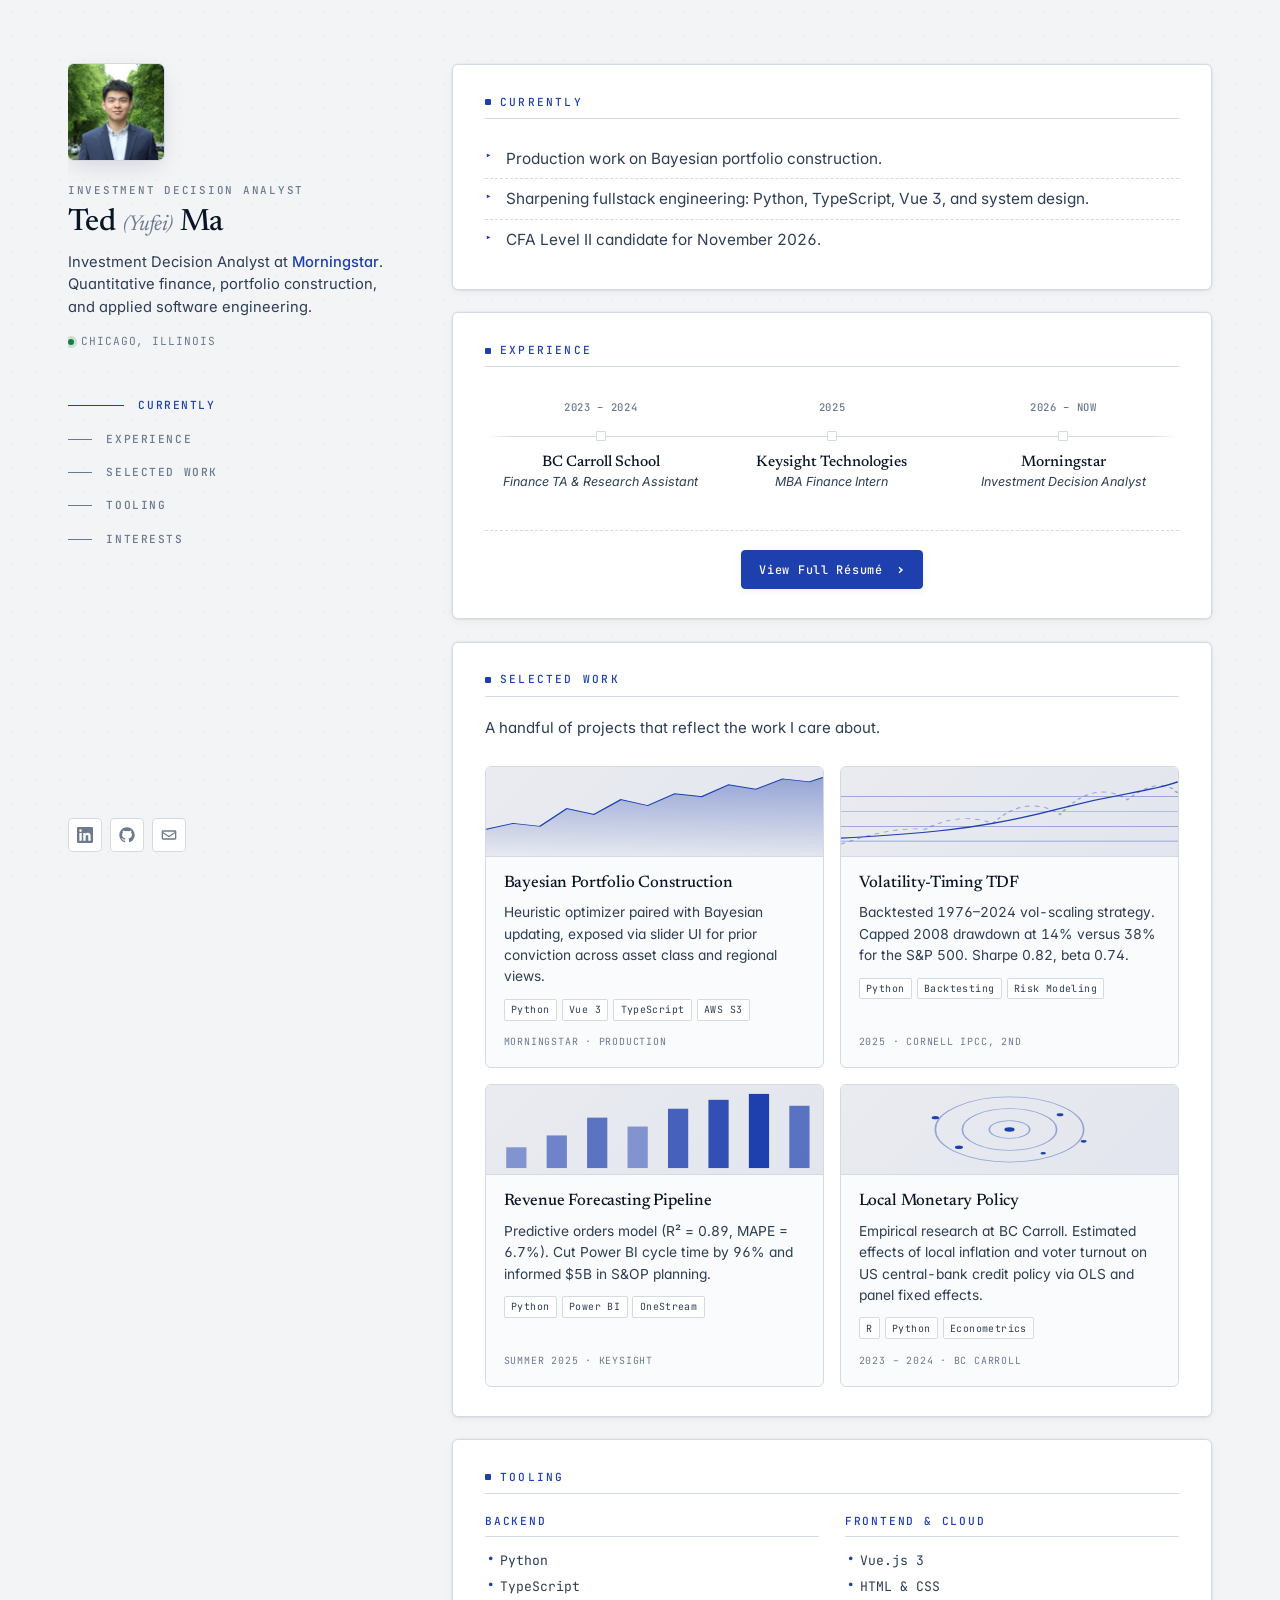
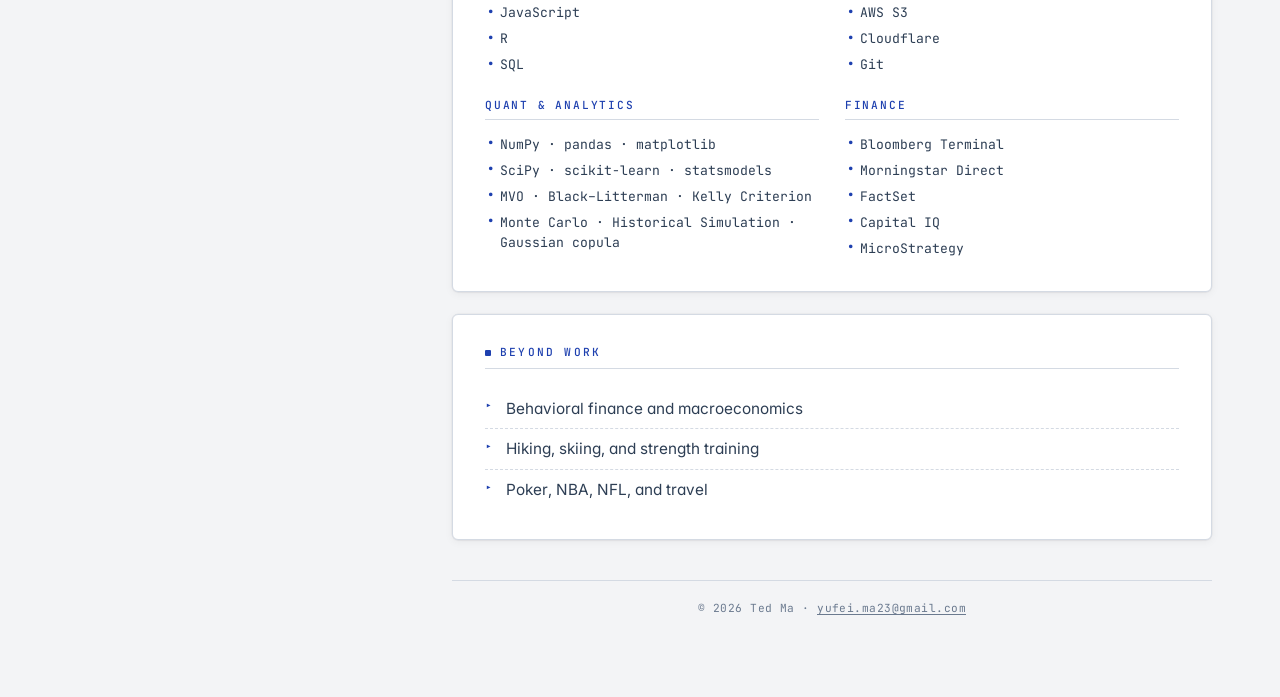
<file: index.html>
<!doctype html>
<html lang="en">
<head>
  <meta charset="utf-8">
  <meta name="viewport" content="width=device-width, initial-scale=1">
  <title>Ted (Yufei) Ma</title>

  <meta name="description" content="Ted (Yufei) Ma. Investment Decision Analyst at Morningstar. Quantitative finance, Bayesian portfolio construction, and applied software engineering.">
  <meta name="author" content="Ted Yufei Ma">
  <meta name="theme-color" content="#f3f4f6" media="(prefers-color-scheme: light)">
  <meta name="theme-color" content="#0a0e16" media="(prefers-color-scheme: dark)">

  <meta property="og:type" content="website">
  <meta property="og:title" content="Ted (Yufei) Ma">
  <meta property="og:description" content="Investment Decision Analyst at Morningstar. Quantitative finance, Bayesian portfolio construction, and applied software engineering.">
  <meta property="og:url" content="https://example.com/">
  <meta property="og:image" content="https://example.com/assets/portrait.jpeg">
  <meta name="twitter:card" content="summary">

  <link rel="icon" href="assets/favicon.svg" type="image/svg+xml">
  <link rel="canonical" href="https://example.com/">

  <link rel="preconnect" href="https://fonts.googleapis.com">
  <link rel="preconnect" href="https://fonts.gstatic.com" crossorigin>
  <link href="https://fonts.googleapis.com/css2?family=Inter:wght@400;500;600&family=Newsreader:ital,opsz,wght@0,6..72,400..600;1,6..72,400..500&family=JetBrains+Mono:wght@400;500&display=swap" rel="stylesheet">

  <link rel="stylesheet" href="style.css">

  <script>
    document.documentElement.classList.add('js');
  </script>
</head>
<body>

<div id="scroll-progress" aria-hidden="true"></div>

<div class="layout">

  <aside class="sidebar" aria-label="Profile and navigation">

    <header class="hero">
      <figure class="portrait">
        <img src="assets/portrait.jpeg" alt="Ted Ma" width="640" height="640">
      </figure>

      <p class="eyebrow">Investment Decision Analyst</p>
      <h1>Ted <span class="given">(Yufei)</span> Ma</h1>
      <p class="tagline">Investment Decision Analyst at <em>Morningstar</em>. Quantitative finance, portfolio construction, and applied software engineering.</p>
      <p class="locale">Chicago, Illinois</p>

      <nav class="sidebar-nav" aria-label="Section navigation">
        <ul>
          <li><a href="#now-h" data-target="now-h"><span class="nav-line"></span><span class="nav-label">Currently</span></a></li>
          <li><a href="#exp-h" data-target="exp-h"><span class="nav-line"></span><span class="nav-label">Experience</span></a></li>
          <li><a href="#projects-h" data-target="projects-h"><span class="nav-line"></span><span class="nav-label">Selected Work</span></a></li>
          <li><a href="#tools-h" data-target="tools-h"><span class="nav-line"></span><span class="nav-label">Tooling</span></a></li>
          <li><a href="#beyond-h" data-target="beyond-h"><span class="nav-line"></span><span class="nav-label">Interests</span></a></li>
        </ul>
      </nav>
    </header>

    <nav class="socials" aria-label="Social and contact links">
      <a class="link-icon" href="https://www.linkedin.com/in/tedmyf" aria-label="LinkedIn" rel="me">
        <svg viewBox="0 0 24 24" aria-hidden="true"><path fill="currentColor" d="M20.45 20.45h-3.55v-5.57c0-1.33-.03-3.04-1.85-3.04-1.85 0-2.13 1.45-2.13 2.94v5.67H9.36V9h3.41v1.56h.05c.48-.9 1.64-1.85 3.37-1.85 3.6 0 4.27 2.37 4.27 5.46v6.28ZM5.34 7.43a2.06 2.06 0 1 1 0-4.12 2.06 2.06 0 0 1 0 4.12ZM7.12 20.45H3.56V9h3.56v11.45ZM22.22 0H1.77C.79 0 0 .77 0 1.72v20.56C0 23.23.79 24 1.77 24h20.45c.98 0 1.78-.77 1.78-1.72V1.72C24 .77 23.2 0 22.22 0Z"/></svg>
      </a>
      <a class="link-icon" href="https://github.com/tedmyf" aria-label="GitHub" rel="me">
        <svg viewBox="0 0 24 24" aria-hidden="true"><path fill="currentColor" d="M12 .5C5.65.5.5 5.65.5 12c0 5.08 3.29 9.39 7.86 10.91.58.1.79-.25.79-.56 0-.28-.01-1.02-.02-2-3.2.7-3.88-1.54-3.88-1.54-.52-1.33-1.28-1.69-1.28-1.69-1.05-.72.08-.7.08-.7 1.16.08 1.77 1.19 1.77 1.19 1.03 1.77 2.7 1.26 3.36.96.1-.75.4-1.26.73-1.55-2.55-.29-5.24-1.28-5.24-5.69 0-1.26.45-2.28 1.18-3.09-.12-.29-.51-1.46.11-3.04 0 0 .97-.31 3.18 1.18a11 11 0 0 1 5.78 0c2.21-1.49 3.18-1.18 3.18-1.18.62 1.58.23 2.75.11 3.04.74.81 1.18 1.83 1.18 3.09 0 4.42-2.69 5.39-5.25 5.68.41.36.78 1.06.78 2.13 0 1.54-.01 2.78-.01 3.16 0 .31.21.67.8.56C20.21 21.39 23.5 17.08 23.5 12 23.5 5.65 18.35.5 12 .5z"/></svg>
      </a>
      <a class="link-icon" href="mailto:yufei.ma23@gmail.com" aria-label="Email">
        <svg viewBox="0 0 24 24" aria-hidden="true"><path fill="currentColor" d="M3 5h18a2 2 0 0 1 2 2v10a2 2 0 0 1-2 2H3a2 2 0 0 1-2-2V7a2 2 0 0 1 2-2Zm0 2v.4l9 5.85 9-5.85V7H3Zm18 2.4-8.43 5.48a1 1 0 0 1-1.14 0L3 9.4V17h18V9.4Z"/></svg>
      </a>
    </nav>

  </aside>

  <main class="content">

    <section class="block" aria-labelledby="now-h">
      <h2 id="now-h" class="kicker">Currently</h2>
      <ul class="now-list">
        <li>Production work on Bayesian portfolio construction.</li>
        <li>Sharpening fullstack engineering: Python, TypeScript, Vue 3, and system design.</li>
        <li>CFA Level II candidate for November 2026.</li>
      </ul>
    </section>

    <section class="block" aria-labelledby="exp-h">
      <h2 id="exp-h" class="kicker">Experience</h2>

      <ol class="timeline-h" role="list">

        <li class="tl-item">
          <a class="tl-entry" href="https://www.bc.edu/bc-web/schools/carroll-school.html" target="_blank" rel="noopener noreferrer">
            <span class="tl-year">2023 &ndash; 2024</span>
            <span class="tl-dot-wrap"><span class="tl-dot"></span></span>
            <span class="tl-org">BC Carroll School</span>
            <span class="tl-role">Finance TA &amp; Research Assistant</span>
            <span class="tl-icon" aria-hidden="true">
              <svg viewBox="0 0 24 24" width="11" height="11"><path fill="currentColor" d="M14 3v2h3.6l-9.3 9.3 1.4 1.4L19 6.4V10h2V3h-7zM5 5h6V3H5C3.9 3 3 3.9 3 5v14c0 1.1.9 2 2 2h14c1.1 0 2-.9 2-2v-6h-2v6H5V5z"/></svg>
            </span>
          </a>
        </li>

        <li class="tl-item">
          <a class="tl-entry" href="https://www.keysight.com/" target="_blank" rel="noopener noreferrer">
            <span class="tl-year">2025</span>
            <span class="tl-dot-wrap"><span class="tl-dot"></span></span>
            <span class="tl-org">Keysight Technologies</span>
            <span class="tl-role">MBA Finance Intern</span>
            <span class="tl-icon" aria-hidden="true">
              <svg viewBox="0 0 24 24" width="11" height="11"><path fill="currentColor" d="M14 3v2h3.6l-9.3 9.3 1.4 1.4L19 6.4V10h2V3h-7zM5 5h6V3H5C3.9 3 3 3.9 3 5v14c0 1.1.9 2 2 2h14c1.1 0 2-.9 2-2v-6h-2v6H5V5z"/></svg>
            </span>
          </a>
        </li>

        <li class="tl-item">
          <a class="tl-entry" href="https://www.morningstar.com/" target="_blank" rel="noopener noreferrer">
            <span class="tl-year">2026 &ndash; now</span>
            <span class="tl-dot-wrap"><span class="tl-dot"></span></span>
            <span class="tl-org">Morningstar</span>
            <span class="tl-role">Investment Decision Analyst</span>
            <span class="tl-icon" aria-hidden="true">
              <svg viewBox="0 0 24 24" width="11" height="11"><path fill="currentColor" d="M14 3v2h3.6l-9.3 9.3 1.4 1.4L19 6.4V10h2V3h-7zM5 5h6V3H5C3.9 3 3 3.9 3 5v14c0 1.1.9 2 2 2h14c1.1 0 2-.9 2-2v-6h-2v6H5V5z"/></svg>
            </span>
          </a>
        </li>

      </ol>

      <div class="timeline-cta">
        <a class="cta-primary" href="https://drive.google.com/file/d/1q8mW7SloiFaIkCYBijpaAD73B4xeLzmK/view?usp=sharing" target="_blank" rel="noopener noreferrer">
          <span>View Full Résumé</span>
          <svg viewBox="0 0 24 24" width="14" height="14" aria-hidden="true"><path fill="currentColor" d="M5 12h12l-4-4 1.4-1.4L20.8 12l-6.4 5.4L13 16l4-4H5z"/></svg>
        </a>
      </div>
    </section>

    <section class="block" aria-labelledby="projects-h">
      <h2 id="projects-h" class="kicker">Selected Work</h2>
      <p class="section-intro">A handful of projects that reflect the work I care about.</p>

      <div class="cards">

        <a class="card" href="projects/bayesian-portfolio.html">
          <div class="card-thumb" aria-hidden="true">
            <svg viewBox="0 0 100 60" preserveAspectRatio="none">
              <defs>
                <linearGradient id="g1" x1="0" x2="0" y1="0" y2="1">
                  <stop offset="0" stop-color="currentColor" stop-opacity="0.4"/>
                  <stop offset="1" stop-color="currentColor" stop-opacity="0"/>
                </linearGradient>
              </defs>
              <path d="M0,42 L8,38 L16,40 L24,28 L32,32 L40,22 L48,26 L56,18 L64,20 L72,12 L80,15 L88,8 L96,10 L100,7 L100,60 L0,60 Z" fill="url(#g1)"/>
              <path d="M0,42 L8,38 L16,40 L24,28 L32,32 L40,22 L48,26 L56,18 L64,20 L72,12 L80,15 L88,8 L96,10 L100,7" fill="none" stroke="currentColor" stroke-width="0.6"/>
            </svg>
          </div>
          <div class="card-body">
            <h3>Bayesian Portfolio Construction</h3>
            <p>Heuristic optimizer paired with Bayesian updating, exposed via slider UI for prior conviction across asset class and regional views.</p>
            <div class="card-tags">
              <span>Python</span><span>Vue 3</span><span>TypeScript</span><span>AWS S3</span>
            </div>
            <div class="card-meta"><span>Morningstar &middot; Production</span></div>
          </div>
        </a>

        <a class="card" href="projects/volatility-timing-tdf.html">
          <div class="card-thumb" aria-hidden="true">
            <svg viewBox="0 0 100 60" preserveAspectRatio="none">
              <g stroke="currentColor" stroke-width="0.5" fill="none" opacity="0.5">
                <line x1="0" y1="50" x2="100" y2="50"/>
                <line x1="0" y1="40" x2="100" y2="40"/>
                <line x1="0" y1="30" x2="100" y2="30"/>
                <line x1="0" y1="20" x2="100" y2="20"/>
              </g>
              <path d="M0,48 Q15,46 25,44 Q35,42 45,38 Q55,34 65,28 Q75,22 85,18 Q95,14 100,10" stroke="currentColor" stroke-width="0.8" fill="none"/>
              <path d="M0,52 Q15,40 25,42 Q35,30 45,38 Q55,18 65,32 Q75,8 85,22 Q95,5 100,18" stroke="currentColor" stroke-width="0.6" fill="none" opacity="0.4" stroke-dasharray="1.5,1.5"/>
            </svg>
          </div>
          <div class="card-body">
            <h3>Volatility-Timing TDF</h3>
            <p>Backtested 1976&ndash;2024 vol-scaling strategy. Capped 2008 drawdown at 14% versus 38% for the S&amp;P 500. Sharpe 0.82, beta 0.74.</p>
            <div class="card-tags">
              <span>Python</span><span>Backtesting</span><span>Risk Modeling</span>
            </div>
            <div class="card-meta"><span>2025 &middot; Cornell IPCC, 2nd</span></div>
          </div>
        </a>

        <a class="card" href="projects/revenue-forecasting.html">
          <div class="card-thumb" aria-hidden="true">
            <svg viewBox="0 0 100 60" preserveAspectRatio="none">
              <g fill="currentColor">
                <rect x="6" y="42" width="6" height="14" opacity="0.5"/>
                <rect x="18" y="34" width="6" height="22" opacity="0.6"/>
                <rect x="30" y="22" width="6" height="34" opacity="0.7"/>
                <rect x="42" y="28" width="6" height="28" opacity="0.5"/>
                <rect x="54" y="16" width="6" height="40" opacity="0.8"/>
                <rect x="66" y="10" width="6" height="46" opacity="0.9"/>
                <rect x="78" y="6"  width="6" height="50" opacity="1"/>
                <rect x="90" y="14" width="6" height="42" opacity="0.7"/>
              </g>
            </svg>
          </div>
          <div class="card-body">
            <h3>Revenue Forecasting Pipeline</h3>
            <p>Predictive orders model (R&sup2; = 0.89, MAPE = 6.7%). Cut Power BI cycle time by 96% and informed $5B in S&amp;OP planning.</p>
            <div class="card-tags">
              <span>Python</span><span>Power BI</span><span>OneStream</span>
            </div>
            <div class="card-meta"><span>Summer 2025 &middot; Keysight</span></div>
          </div>
        </a>

        <a class="card" href="projects/local-monetary-policy.html">
          <div class="card-thumb" aria-hidden="true">
            <svg viewBox="0 0 100 60" preserveAspectRatio="none">
              <g stroke="currentColor" stroke-width="0.5" fill="none" opacity="0.4">
                <circle cx="50" cy="30" r="6"/>
                <circle cx="50" cy="30" r="14"/>
                <circle cx="50" cy="30" r="22"/>
              </g>
              <g fill="currentColor">
                <circle cx="50" cy="30" r="1.5"/>
                <circle cx="65" cy="20" r="1"/>
                <circle cx="35" cy="42" r="1.2"/>
                <circle cx="72" cy="38" r="0.9"/>
                <circle cx="28" cy="22" r="1.1"/>
                <circle cx="60" cy="46" r="0.8"/>
              </g>
            </svg>
          </div>
          <div class="card-body">
            <h3>Local Monetary Policy</h3>
            <p>Empirical research at BC Carroll. Estimated effects of local inflation and voter turnout on US central-bank credit policy via OLS and panel fixed effects.</p>
            <div class="card-tags">
              <span>R</span><span>Python</span><span>Econometrics</span>
            </div>
            <div class="card-meta"><span>2023 &ndash; 2024 &middot; BC Carroll</span></div>
          </div>
        </a>

      </div>
    </section>

    <section class="block" aria-labelledby="tools-h">
      <h2 id="tools-h" class="kicker">Tooling</h2>

      <div class="tool-grid">

        <div class="tool-group">
          <h4>Backend</h4>
          <ul>
            <li>Python</li>
            <li>TypeScript</li>
            <li>JavaScript</li>
            <li>R</li>
            <li>SQL</li>
          </ul>
        </div>

        <div class="tool-group">
          <h4>Frontend &amp; Cloud</h4>
          <ul>
            <li>Vue.js 3</li>
            <li>HTML &amp; CSS</li>
            <li>AWS S3</li>
            <li>Cloudflare</li>
            <li>Git</li>
          </ul>
        </div>

        <div class="tool-group">
          <h4>Quant &amp; Analytics</h4>
          <ul>
            <li>NumPy &middot; pandas &middot; matplotlib</li> 
            <li>SciPy &middot; scikit-learn &middot; statsmodels</li>
            <li>MVO &middot; Black&ndash;Litterman &middot; Kelly Criterion</li>
            <li>Monte Carlo &middot; Historical Simulation &middot; Gaussian copula</li>
          </ul>
        </div>

        <div class="tool-group">
          <h4>Finance</h4>
          <ul>
            <li>Bloomberg Terminal</li>
            <li>Morningstar Direct</li> 
            <li>FactSet</li>
            <li>Capital IQ</li>
            <li>MicroStrategy</li>
          </ul>
        </div>

      </div>
    </section>

    <section class="block" aria-labelledby="beyond-h">
      <h2 id="beyond-h" class="kicker">Beyond Work</h2>
      <ul class="now-list">
        <li>Behavioral finance and macroeconomics</li>
        <li>Hiking, skiing, and strength training</li>
        <li>Poker, NBA, NFL, and travel</li>
      </ul>
    </section>

    <footer class="colophon">
      <p>&copy; <span id="yr"></span> Ted Ma &middot; <a href="mailto:yufei.ma23@gmail.com">yufei.ma23@gmail.com</a></p>
    </footer>

  </main>
</div>

<button id="back-to-top" aria-label="Back to top" title="Back to top" hidden>
  <svg viewBox="0 0 24 24" width="18" height="18" aria-hidden="true"><path fill="currentColor" d="M12 4l-8 8h5v8h6v-8h5z"/></svg>
</button>

<script>
  if (window.NodeList && !NodeList.prototype.forEach) {
    NodeList.prototype.forEach = Array.prototype.forEach;
  }

  document.getElementById('yr').textContent = new Date().getFullYear();

  const reduceMotion = window.matchMedia('(prefers-reduced-motion: reduce)').matches;
  const hasIO = 'IntersectionObserver' in window;

  if (!hasIO) {
    document.querySelectorAll('.block, .card').forEach(el => el.classList.add('is-visible'));
  }

  setTimeout(() => {
    document.querySelectorAll('.block, .card').forEach(el => el.classList.add('is-visible'));
  }, 1500);

  const blocks = document.querySelectorAll('.block');
  if (reduceMotion || !hasIO) {
    blocks.forEach(el => el.classList.add('is-visible'));
  } else {
    const blockObs = new IntersectionObserver(
      (entries) => {
        entries.forEach(entry => {
          if (entry.isIntersecting) {
            entry.target.classList.add('is-visible');
            blockObs.unobserve(entry.target);
          }
        });
      },
      { threshold: 0.06 }
    );
    blocks.forEach((el, i) => {
      el.style.transitionDelay = (i * 45) + 'ms';
      blockObs.observe(el);
    });
  }

  const projectCards = document.querySelectorAll('.cards .card');
  if (reduceMotion || !hasIO) {
    projectCards.forEach(el => el.classList.add('is-visible'));
  } else {
    const cardObs = new IntersectionObserver(
      (entries) => {
        entries.forEach(entry => {
          if (entry.isIntersecting) {
            entry.target.classList.add('is-visible');
            cardObs.unobserve(entry.target);
          }
        });
      },
      { threshold: 0.1 }
    );
    projectCards.forEach((el, i) => {
      el.style.transitionDelay = (i * 80) + 'ms';
      cardObs.observe(el);
    });
  }

  const progressBar = document.getElementById('scroll-progress');
  function updateProgress() {
    const docHeight = document.documentElement.scrollHeight - window.innerHeight;
    const pct = docHeight > 0 ? (window.scrollY / docHeight) * 100 : 0;
    progressBar.style.width = pct + '%';
  }
  window.addEventListener('scroll', updateProgress, { passive: true });
  updateProgress();

  const backToTop = document.getElementById('back-to-top');
  function handleBackToTopVisibility() {
    if (window.scrollY > 600) {
      if (backToTop.hidden) {
        backToTop.hidden = false;
        backToTop.getBoundingClientRect();
        backToTop.classList.add('is-visible');
      }
    } else {
      if (backToTop.classList.contains('is-visible')) {
        backToTop.classList.remove('is-visible');
        backToTop.addEventListener('transitionend', (e) => {
          if (e.propertyName === 'opacity' && !backToTop.classList.contains('is-visible')) {
            backToTop.hidden = true;
          }
        }, { once: true });
      }
    }
  }
  window.addEventListener('scroll', handleBackToTopVisibility, { passive: true });
  backToTop.addEventListener('click', () => {
    window.scrollTo({ top: 0, behavior: 'smooth' });
  });

  const navLinks = document.querySelectorAll('.sidebar-nav a');
  const sectionHeadings = document.querySelectorAll('h2[id]');

  function getActiveHeading() {
    const viewportH = window.innerHeight;
    const docH = document.documentElement.scrollHeight;
    if (window.scrollY + viewportH >= docH - 4) {
      return sectionHeadings[sectionHeadings.length - 1];
    }
    var active = sectionHeadings[0];
    for (var i = 0; i < sectionHeadings.length; i++) {
      if (sectionHeadings[i].getBoundingClientRect().top <= viewportH * 0.3) {
        active = sectionHeadings[i];
      }
    }
    return active;
  }

  function setActiveLink(id) {
    var link = document.querySelector('.sidebar-nav a[data-target="' + id + '"]');
    if (!link) return;
    navLinks.forEach(function(l) { l.classList.remove('is-active'); });
    link.classList.add('is-active');
  }

  navLinks.forEach(function(link) {
    link.addEventListener('click', function() {
      navLinks.forEach(function(l) { l.classList.remove('is-active'); });
      link.classList.add('is-active');
    });
  });

  var rafPending = false;
  window.addEventListener('scroll', function() {
    if (rafPending) return;
    rafPending = true;
    requestAnimationFrame(function() {
      var h = getActiveHeading();
      if (h) setActiveLink(h.id);
      rafPending = false;
    });
  }, { passive: true });

  var initialH = getActiveHeading();
  if (initialH) setActiveLink(initialH.id);

  if (!reduceMotion) {
    const portrait = document.querySelector('.portrait');
    if (portrait) {
      portrait.addEventListener('mousemove', (e) => {
        const rect = portrait.getBoundingClientRect();
        const dx = (e.clientX - (rect.left + rect.width / 2)) / (rect.width / 2);
        const dy = (e.clientY - (rect.top + rect.height / 2)) / (rect.height / 2);
        const maxDeg = 6;
        portrait.style.transform =
          'perspective(600px) rotateX(' + (-dy * maxDeg).toFixed(2) + 'deg) rotateY(' + (dx * maxDeg).toFixed(2) + 'deg) scale(1.02)';
      });
      portrait.addEventListener('mouseleave', () => {
        portrait.style.transform = '';
      });
    }
  }
</script>

</body>
</html>
</file>
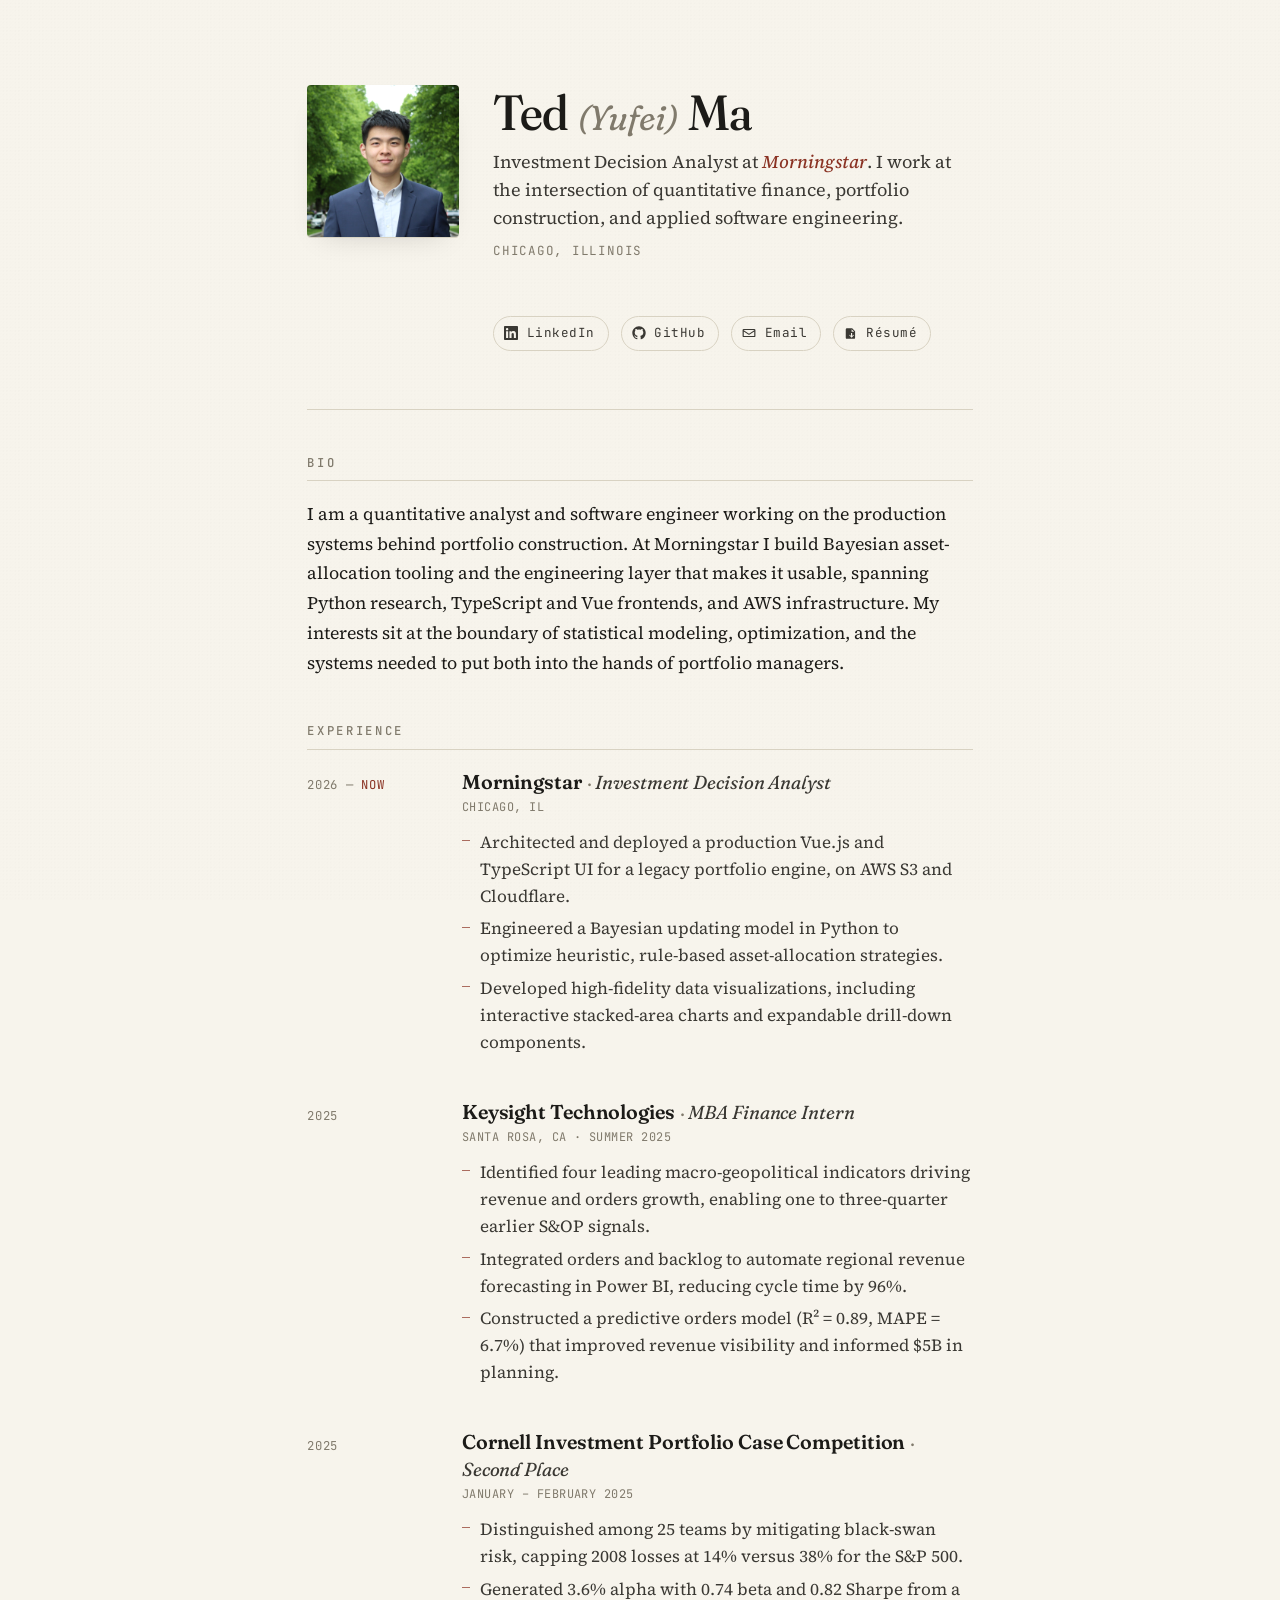
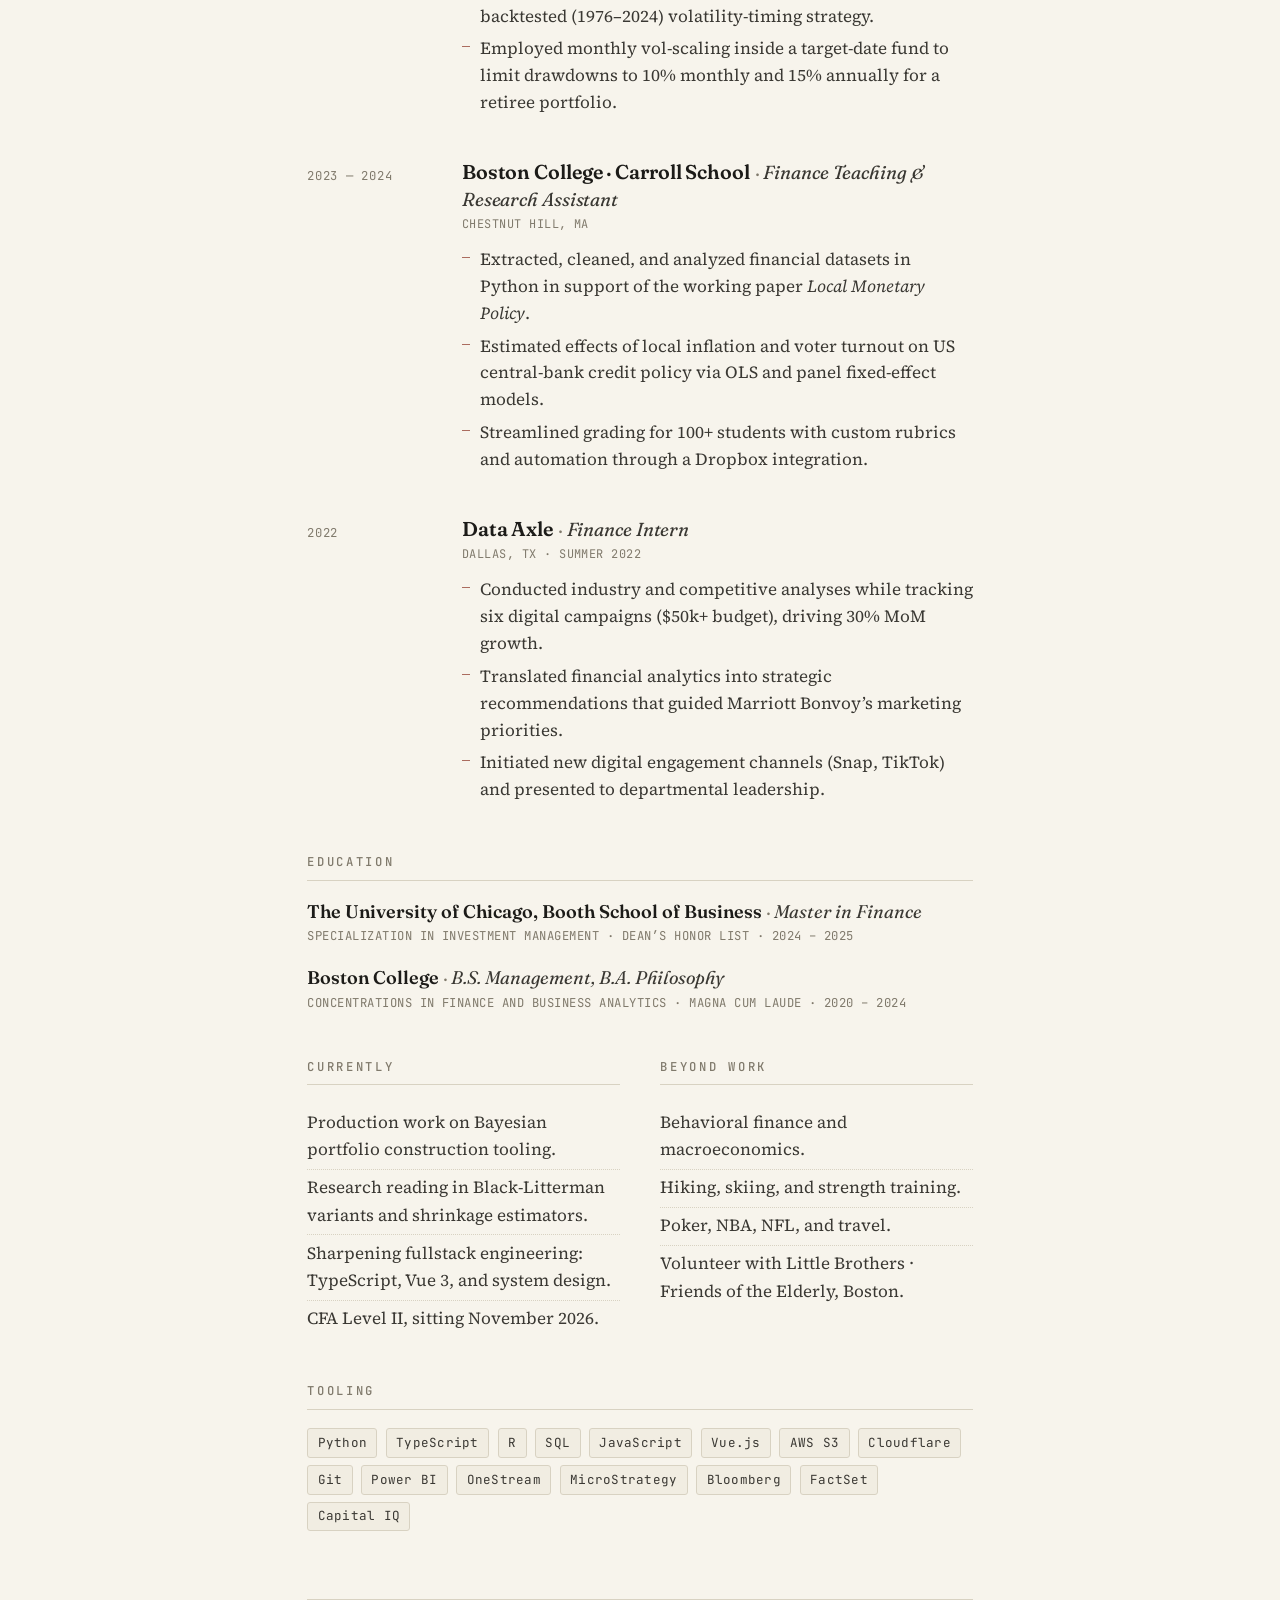
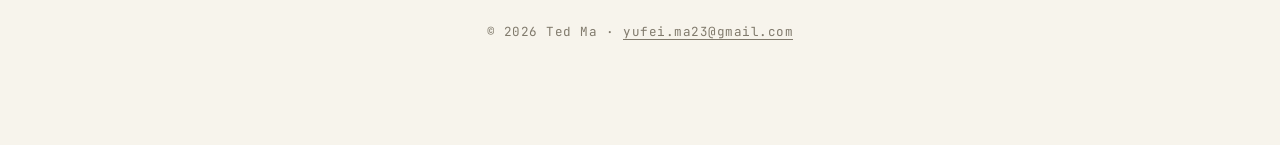
<file: site/index.html>
<!doctype html>
<html lang="en">
<head>
  <meta charset="utf-8">
  <meta name="viewport" content="width=device-width, initial-scale=1">
  <title>Ted (Yufei) Ma</title>

  <meta name="description" content="Ted (Yufei) Ma. Investment Decision Analyst at Morningstar. Quantitative finance, Bayesian portfolio construction, and applied software engineering.">
  <meta name="author" content="Ted Yufei Ma">
  <meta name="theme-color" content="#f7f4ec">

  <meta property="og:type" content="website">
  <meta property="og:title" content="Ted (Yufei) Ma">
  <meta property="og:description" content="Investment Decision Analyst at Morningstar. Quantitative finance, Bayesian portfolio construction, and applied software engineering.">
  <meta property="og:url" content="https://example.com/">
  <meta property="og:image" content="https://example.com/assets/portrait.jpeg">
  <meta name="twitter:card" content="summary">

  <link rel="icon" href="assets/favicon.svg" type="image/svg+xml">
  <link rel="canonical" href="https://example.com/">

  <link rel="preconnect" href="https://fonts.googleapis.com">
  <link rel="preconnect" href="https://fonts.gstatic.com" crossorigin>
  <link href="https://fonts.googleapis.com/css2?family=Fraunces:opsz,wght,SOFT@9..144,300..700,0..100&family=Source+Serif+4:opsz,wght,ital@8..60,300..600,0..1&family=JetBrains+Mono:wght@400;500&display=swap" rel="stylesheet">

  <link rel="stylesheet" href="style.css">
</head>
<body>

<main class="page">

  <header class="hero">
    <figure class="portrait">
      <img src="assets/portrait.jpeg" alt="Ted Ma" width="640" height="640">
    </figure>

    <div class="lede">
      <h1>Ted <span class="given">(Yufei)</span> Ma</h1>
      <p class="tagline">Investment Decision Analyst at <em>Morningstar</em>. I work at the intersection of quantitative finance, portfolio construction, and applied software engineering.</p>
      <p class="locale">Chicago, Illinois</p>
    </div>

    <nav class="socials" aria-label="Social and contact links">
      <a class="link-icon" href="https://www.linkedin.com/in/tedmyf" aria-label="LinkedIn" rel="me">
        <svg viewBox="0 0 24 24" aria-hidden="true"><path fill="currentColor" d="M20.45 20.45h-3.55v-5.57c0-1.33-.03-3.04-1.85-3.04-1.85 0-2.13 1.45-2.13 2.94v5.67H9.36V9h3.41v1.56h.05c.48-.9 1.64-1.85 3.37-1.85 3.6 0 4.27 2.37 4.27 5.46v6.28ZM5.34 7.43a2.06 2.06 0 1 1 0-4.12 2.06 2.06 0 0 1 0 4.12ZM7.12 20.45H3.56V9h3.56v11.45ZM22.22 0H1.77C.79 0 0 .77 0 1.72v20.56C0 23.23.79 24 1.77 24h20.45c.98 0 1.78-.77 1.78-1.72V1.72C24 .77 23.2 0 22.22 0Z"/></svg>
        <span>LinkedIn</span>
      </a>
      <a class="link-icon" href="https://github.com/" aria-label="GitHub" rel="me">
        <svg viewBox="0 0 24 24" aria-hidden="true"><path fill="currentColor" d="M12 .5C5.65.5.5 5.65.5 12c0 5.08 3.29 9.39 7.86 10.91.58.1.79-.25.79-.56 0-.28-.01-1.02-.02-2-3.2.7-3.88-1.54-3.88-1.54-.52-1.33-1.28-1.69-1.28-1.69-1.05-.72.08-.7.08-.7 1.16.08 1.77 1.19 1.77 1.19 1.03 1.77 2.7 1.26 3.36.96.1-.75.4-1.26.73-1.55-2.55-.29-5.24-1.28-5.24-5.69 0-1.26.45-2.28 1.18-3.09-.12-.29-.51-1.46.11-3.04 0 0 .97-.31 3.18 1.18a11 11 0 0 1 5.78 0c2.21-1.49 3.18-1.18 3.18-1.18.62 1.58.23 2.75.11 3.04.74.81 1.18 1.83 1.18 3.09 0 4.42-2.69 5.39-5.25 5.68.41.36.78 1.06.78 2.13 0 1.54-.01 2.78-.01 3.16 0 .31.21.67.8.56C20.21 21.39 23.5 17.08 23.5 12 23.5 5.65 18.35.5 12 .5z"/></svg>
        <span>GitHub</span>
      </a>
      <a class="link-icon" href="mailto:yufei.ma23@gmail.com" aria-label="Email">
        <svg viewBox="0 0 24 24" aria-hidden="true"><path fill="currentColor" d="M3 5h18a2 2 0 0 1 2 2v10a2 2 0 0 1-2 2H3a2 2 0 0 1-2-2V7a2 2 0 0 1 2-2Zm0 2v.4l9 5.85 9-5.85V7H3Zm18 2.4-8.43 5.48a1 1 0 0 1-1.14 0L3 9.4V17h18V9.4Z"/></svg>
        <span>Email</span>
      </a>
      <a class="link-icon" href="assets/Ted-Ma-Resume.docx" aria-label="Download résumé">
        <svg viewBox="0 0 24 24" aria-hidden="true"><path fill="currentColor" d="M5 4h9l5 5v11a2 2 0 0 1-2 2H5a2 2 0 0 1-2-2V6a2 2 0 0 1 2-2Zm8 1.5V10h4.5L13 5.5ZM12 12v5l-2-2-1 1 4 4 4-4-1-1-2 2v-5h-2Z"/></svg>
        <span>Résumé</span>
      </a>
    </nav>
  </header>

  <hr class="rule">

  <section class="block" aria-labelledby="bio-h">
    <h2 id="bio-h" class="kicker">Bio</h2>
    <p class="prose">I am a quantitative analyst and software engineer working on the production systems behind portfolio construction. At Morningstar I build Bayesian asset-allocation tooling and the engineering layer that makes it usable, spanning Python research, TypeScript and Vue frontends, and AWS infrastructure. My interests sit at the boundary of statistical modeling, optimization, and the systems needed to put both into the hands of portfolio managers.</p>
  </section>

  <section class="block" aria-labelledby="exp-h">
    <h2 id="exp-h" class="kicker">Experience</h2>

    <ol class="timeline">

      <li class="entry">
        <div class="period">2026 &mdash; <span>now</span></div>
        <div class="content">
          <h3><strong>Morningstar</strong> <span class="role">Investment Decision Analyst</span></h3>
          <p class="loc">Chicago, IL</p>
          <ul class="bullets">
            <li>Architected and deployed a production Vue.js and TypeScript UI for a legacy portfolio engine, on AWS S3 and Cloudflare.</li>
            <li>Engineered a Bayesian updating model in Python to optimize heuristic, rule-based asset-allocation strategies.</li>
            <li>Developed high-fidelity data visualizations, including interactive stacked-area charts and expandable drill-down components.</li>
          </ul>
        </div>
      </li>

      <li class="entry">
        <div class="period">2025</div>
        <div class="content">
          <h3><strong>Keysight Technologies</strong> <span class="role">MBA Finance Intern</span></h3>
          <p class="loc">Santa Rosa, CA &middot; Summer 2025</p>
          <ul class="bullets">
            <li>Identified four leading macro-geopolitical indicators driving revenue and orders growth, enabling one to three-quarter earlier S&amp;OP signals.</li>
            <li>Integrated orders and backlog to automate regional revenue forecasting in Power BI, reducing cycle time by 96%.</li>
            <li>Constructed a predictive orders model (R² = 0.89, MAPE = 6.7%) that improved revenue visibility and informed $5B in planning.</li>
          </ul>
        </div>
      </li>

      <li class="entry">
        <div class="period">2025</div>
        <div class="content">
          <h3><strong>Cornell Investment Portfolio Case Competition</strong> <span class="role">Second Place</span></h3>
          <p class="loc">January &ndash; February 2025</p>
          <ul class="bullets">
            <li>Distinguished among 25 teams by mitigating black-swan risk, capping 2008 losses at 14% versus 38% for the S&amp;P 500.</li>
            <li>Generated 3.6% alpha with 0.74 beta and 0.82 Sharpe from a backtested (1976&ndash;2024) volatility-timing strategy.</li>
            <li>Employed monthly vol-scaling inside a target-date fund to limit drawdowns to 10% monthly and 15% annually for a retiree portfolio.</li>
          </ul>
        </div>
      </li>

      <li class="entry">
        <div class="period">2023 &mdash; 2024</div>
        <div class="content">
          <h3><strong>Boston College &middot; Carroll School</strong> <span class="role">Finance Teaching &amp; Research Assistant</span></h3>
          <p class="loc">Chestnut Hill, MA</p>
          <ul class="bullets">
            <li>Extracted, cleaned, and analyzed financial datasets in Python in support of the working paper <em>Local Monetary Policy</em>.</li>
            <li>Estimated effects of local inflation and voter turnout on US central-bank credit policy via OLS and panel fixed-effect models.</li>
            <li>Streamlined grading for 100+ students with custom rubrics and automation through a Dropbox integration.</li>
          </ul>
        </div>
      </li>

      <li class="entry">
        <div class="period">2022</div>
        <div class="content">
          <h3><strong>Data Axle</strong> <span class="role">Finance Intern</span></h3>
          <p class="loc">Dallas, TX &middot; Summer 2022</p>
          <ul class="bullets">
            <li>Conducted industry and competitive analyses while tracking six digital campaigns ($50k+ budget), driving 30% MoM growth.</li>
            <li>Translated financial analytics into strategic recommendations that guided Marriott Bonvoy&rsquo;s marketing priorities.</li>
            <li>Initiated new digital engagement channels (Snap, TikTok) and presented to departmental leadership.</li>
          </ul>
        </div>
      </li>

    </ol>
  </section>

  <section class="block" aria-labelledby="edu-h">
    <h2 id="edu-h" class="kicker">Education</h2>
    <ul class="edu">
      <li>
        <div class="edu-line"><strong>The University of Chicago, Booth School of Business</strong> <span class="degree">Master in Finance</span></div>
        <div class="edu-meta">Specialization in Investment Management &middot; Dean&rsquo;s Honor List &middot; 2024 &ndash; 2025</div>
      </li>
      <li>
        <div class="edu-line"><strong>Boston College</strong> <span class="degree">B.S. Management, B.A. Philosophy</span></div>
        <div class="edu-meta">Concentrations in Finance and Business Analytics &middot; Magna Cum Laude &middot; 2020 &ndash; 2024</div>
      </li>
    </ul>
  </section>

  <section class="block split" aria-labelledby="now-h">
    <div class="split-col">
      <h2 id="now-h" class="kicker">Currently</h2>
      <ul class="plain">
        <li>Production work on Bayesian portfolio construction tooling.</li>
        <li>Research reading in Black-Litterman variants and shrinkage estimators.</li>
        <li>Sharpening fullstack engineering: TypeScript, Vue 3, and system design.</li>
        <li>CFA Level II, sitting November 2026.</li>
      </ul>
    </div>
    <div class="split-col">
      <h2 class="kicker">Beyond Work</h2>
      <ul class="plain">
        <li>Behavioral finance and macroeconomics.</li>
        <li>Hiking, skiing, and strength training.</li>
        <li>Poker, NBA, NFL, and travel.</li>
        <li>Volunteer with Little Brothers &middot; Friends of the Elderly, Boston.</li>
      </ul>
    </div>
  </section>

  <section class="block" aria-labelledby="tools-h">
    <h2 id="tools-h" class="kicker">Tooling</h2>
    <p class="tools">
      <span>Python</span><span>TypeScript</span><span>R</span><span>SQL</span><span>JavaScript</span><span>Vue.js</span><span>AWS S3</span><span>Cloudflare</span><span>Git</span><span>Power BI</span><span>OneStream</span><span>MicroStrategy</span><span>Bloomberg</span><span>FactSet</span><span>Capital IQ</span>
    </p>
  </section>

  <footer class="colophon">
    <p>&copy; <span id="yr"></span> Ted Ma &middot; <a href="mailto:yufei.ma23@gmail.com">yufei.ma23@gmail.com</a></p>
  </footer>

</main>

<script>
  document.getElementById('yr').textContent = new Date().getFullYear();
</script>

</body>
</html>
</file>
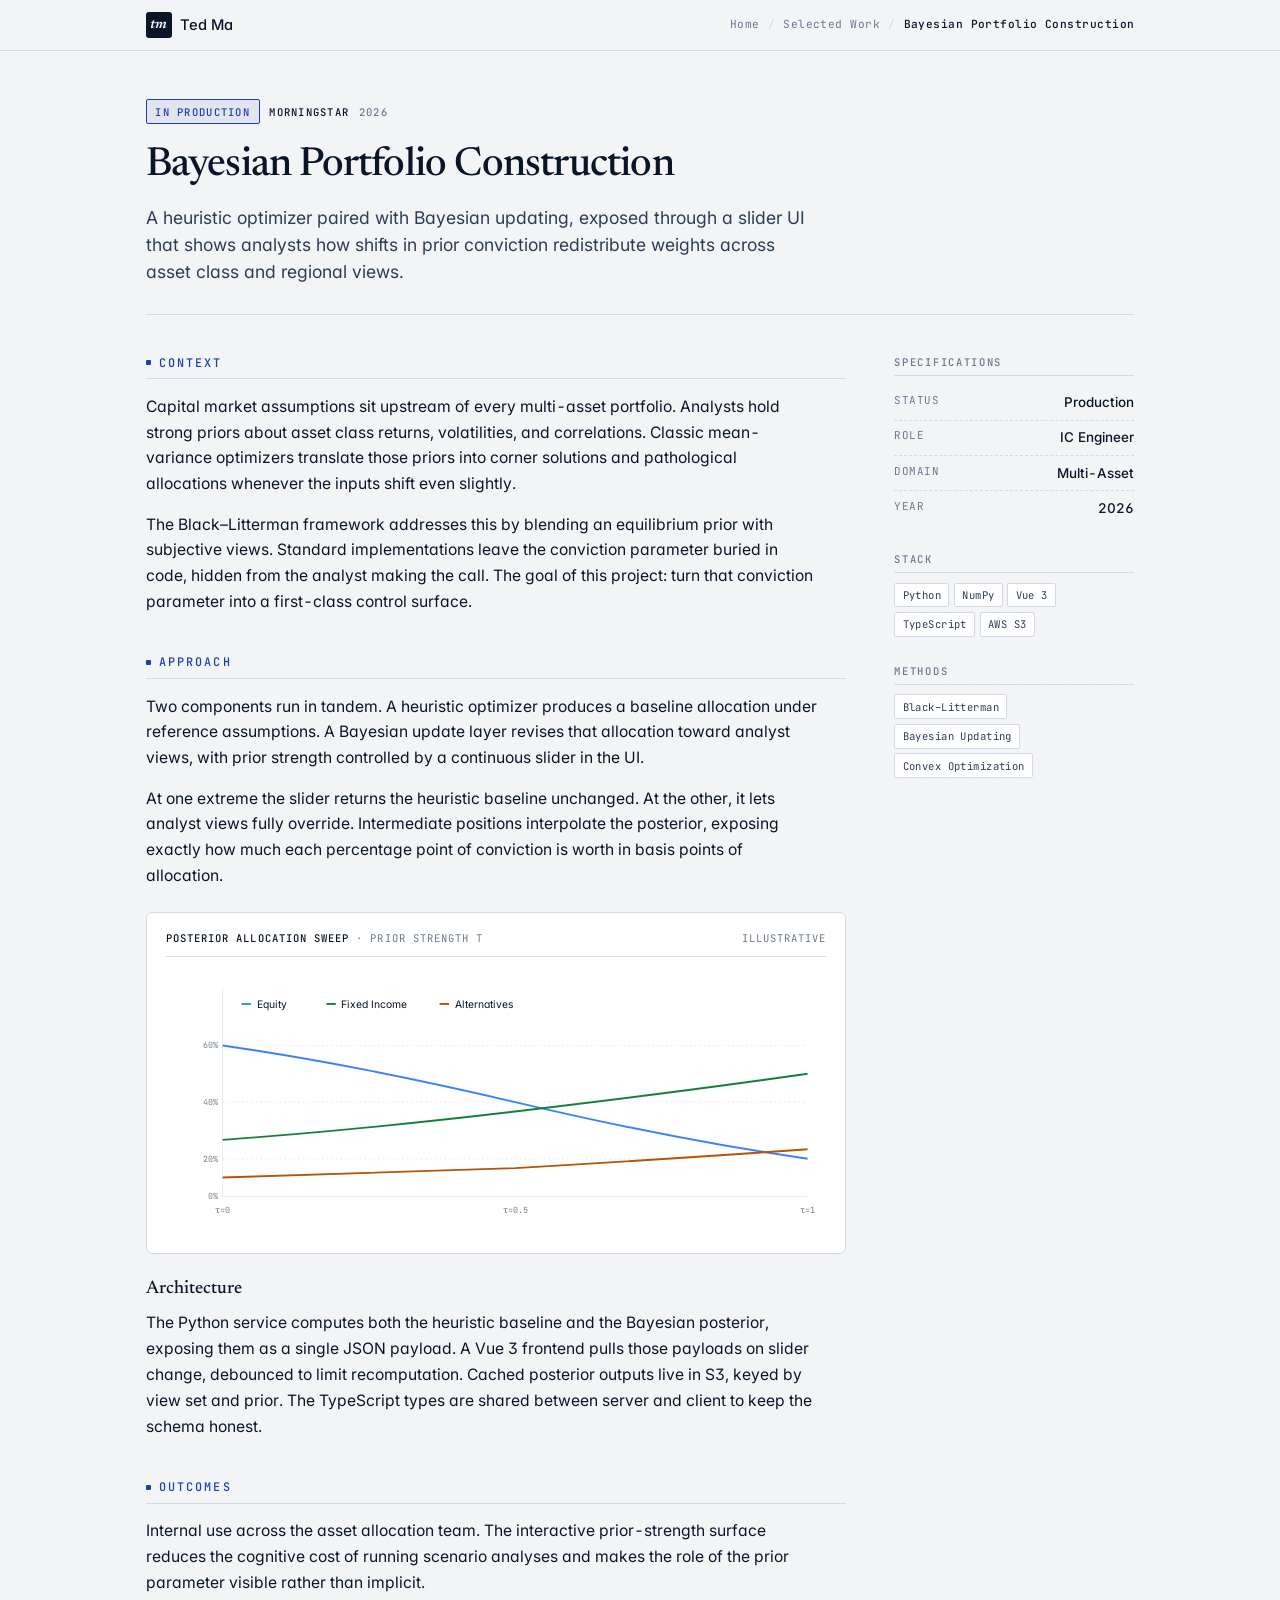
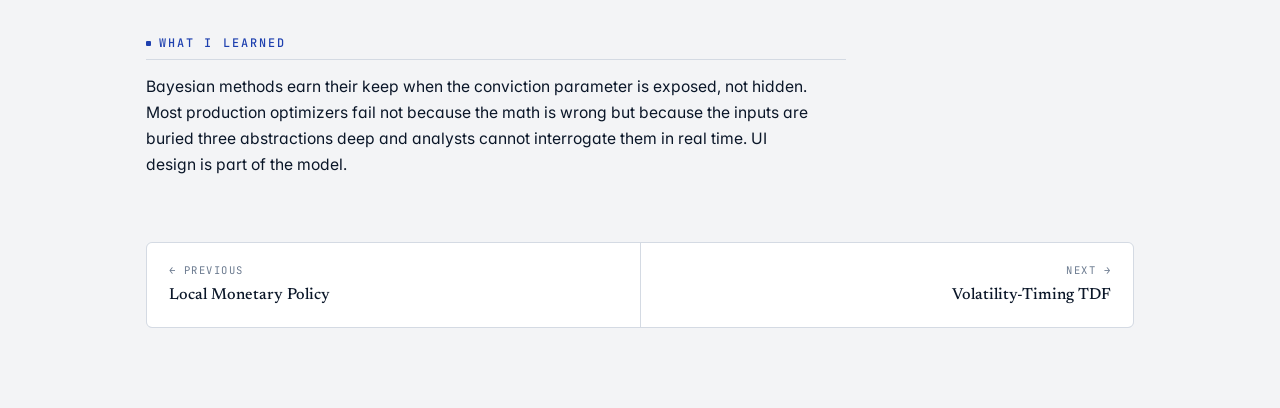
<file: projects/bayesian-portfolio.html>
<!doctype html>
<html lang="en">
<head>
  <meta charset="utf-8">
  <meta name="viewport" content="width=device-width, initial-scale=1">
  <title>Bayesian Portfolio Construction · Ted Ma</title>
  <meta name="description" content="Production tooling at Morningstar combining a heuristic optimizer with Bayesian updating, surfaced through a slider UI for prior conviction across asset class and regional views.">
  <meta name="theme-color" content="#f3f4f6" media="(prefers-color-scheme: light)">
  <meta name="theme-color" content="#0a0e16" media="(prefers-color-scheme: dark)">

  <link rel="icon" href="../assets/favicon.svg" type="image/svg+xml">
  <link rel="preconnect" href="https://fonts.googleapis.com">
  <link rel="preconnect" href="https://fonts.gstatic.com" crossorigin>
  <link href="https://fonts.googleapis.com/css2?family=Inter:wght@400;500;600&family=Newsreader:ital,opsz,wght@0,6..72,400..600;1,6..72,400..500&family=JetBrains+Mono:wght@400;500&display=swap" rel="stylesheet">
  <link rel="stylesheet" href="../style.css">
</head>
<body>

<div id="scroll-progress" aria-hidden="true"></div>

<header class="site-header">
  <div class="site-header-inner">
    <a href="../index.html" class="logo" aria-label="Home">
      <span class="mark">tm</span>
      <span>Ted Ma</span>
    </a>
    <nav class="breadcrumb" aria-label="Breadcrumb">
      <a class="crumb-home" href="../index.html">Home</a>
      <span class="sep">/</span>
      <a href="../index.html#projects-h">Selected Work</a>
      <span class="sep">/</span>
      <span class="current">Bayesian Portfolio Construction</span>
    </nav>
  </div>
</header>

<main class="project-page">
  <article>

    <header class="project-hero">
      <div class="project-meta">
        <span class="project-status">In Production</span>
        <span class="project-org">Morningstar</span>
        <span class="project-year">2026</span>
      </div>
      <h1>Bayesian Portfolio Construction</h1>
      <p class="project-lede">A heuristic optimizer paired with Bayesian updating, exposed through a slider UI that shows analysts how shifts in prior conviction redistribute weights across asset class and regional views.</p>
    </header>

    <div class="project-grid">

      <div class="project-body">

        <section>
          <h2>Context</h2>
          <p>Capital market assumptions sit upstream of every multi-asset portfolio. Analysts hold strong priors about asset class returns, volatilities, and correlations. Classic mean-variance optimizers translate those priors into corner solutions and pathological allocations whenever the inputs shift even slightly.</p>
          <p>The Black&ndash;Litterman framework addresses this by blending an equilibrium prior with subjective views. Standard implementations leave the conviction parameter buried in code, hidden from the analyst making the call. The goal of this project: turn that conviction parameter into a first-class control surface.</p>
        </section>

        <section>
          <h2>Approach</h2>
          <p>Two components run in tandem. A heuristic optimizer produces a baseline allocation under reference assumptions. A Bayesian update layer revises that allocation toward analyst views, with prior strength controlled by a continuous slider in the UI.</p>
          <p>At one extreme the slider returns the heuristic baseline unchanged. At the other, it lets analyst views fully override. Intermediate positions interpolate the posterior, exposing exactly how much each percentage point of conviction is worth in basis points of allocation.</p>

          <div class="project-viz">
            <div class="project-viz-header">
              <span><strong>Posterior Allocation Sweep</strong> &middot; Prior Strength &tau;</span>
              <span>Illustrative</span>
            </div>
            <svg class="project-viz-svg" viewBox="0 0 700 280" xmlns="http://www.w3.org/2000/svg" role="img" aria-label="Posterior allocation curves across prior strength">
              <g stroke="currentColor" stroke-width="0.5" opacity="0.18">
                <line x1="60" y1="20" x2="60" y2="240"/>
                <line x1="60" y1="240" x2="680" y2="240"/>
                <line x1="60" y1="80"  x2="680" y2="80"  stroke-dasharray="2,3"/>
                <line x1="60" y1="140" x2="680" y2="140" stroke-dasharray="2,3"/>
                <line x1="60" y1="200" x2="680" y2="200" stroke-dasharray="2,3"/>
              </g>
              <g font-family="JetBrains Mono, monospace" font-size="9" fill="currentColor" opacity="0.55">
                <text x="55" y="83"  text-anchor="end">60%</text>
                <text x="55" y="143" text-anchor="end">40%</text>
                <text x="55" y="203" text-anchor="end">20%</text>
                <text x="55" y="243" text-anchor="end">0%</text>
                <text x="60"  y="258" text-anchor="middle">&tau;=0</text>
                <text x="370" y="258" text-anchor="middle">&tau;=0.5</text>
                <text x="680" y="258" text-anchor="middle">&tau;=1</text>
              </g>
              <path d="M60,80 Q200,100 370,140 Q540,180 680,200" fill="none" stroke="#3b82f6" stroke-width="2"/>
              <path d="M60,180 Q200,170 370,150 Q540,130 680,110" fill="none" stroke="#15803d" stroke-width="2"/>
              <path d="M60,220 Q200,215 370,210 Q540,200 680,190" fill="none" stroke="#b45309" stroke-width="2"/>
              <g font-family="Inter, sans-serif" font-size="11" fill="currentColor">
                <rect x="80"  y="35" width="10" height="2" fill="#3b82f6"/>
                <text x="96"  y="40">Equity</text>
                <rect x="170" y="35" width="10" height="2" fill="#15803d"/>
                <text x="186" y="40">Fixed Income</text>
                <rect x="290" y="35" width="10" height="2" fill="#b45309"/>
                <text x="306" y="40">Alternatives</text>
              </g>
            </svg>
          </div>

          <h3>Architecture</h3>
          <p>The Python service computes both the heuristic baseline and the Bayesian posterior, exposing them as a single JSON payload. A Vue 3 frontend pulls those payloads on slider change, debounced to limit recomputation. Cached posterior outputs live in S3, keyed by view set and prior. The TypeScript types are shared between server and client to keep the schema honest.</p>
        </section>

        <section>
          <h2>Outcomes</h2>
          <p>Internal use across the asset allocation team. The interactive prior-strength surface reduces the cognitive cost of running scenario analyses and makes the role of the prior parameter visible rather than implicit.</p>
        </section>

        <section>
          <h2>What I Learned</h2>
          <p>Bayesian methods earn their keep when the conviction parameter is exposed, not hidden. Most production optimizers fail not because the math is wrong but because the inputs are buried three abstractions deep and analysts cannot interrogate them in real time. UI design is part of the model.</p>
        </section>

      </div>

      <aside class="project-sidebar">
        <section>
          <h3>Specifications</h3>
          <ul class="spec-list">
            <li><span class="key">Status</span><span class="val">Production</span></li>
            <li><span class="key">Role</span><span class="val">IC Engineer</span></li>
            <li><span class="key">Domain</span><span class="val">Multi-Asset</span></li>
            <li><span class="key">Year</span><span class="val">2026</span></li>
          </ul>
        </section>
        <section>
          <h3>Stack</h3>
          <ul class="tag-list">
            <li>Python</li>
            <li>NumPy</li>
            <li>Vue 3</li>
            <li>TypeScript</li>
            <li>AWS S3</li>
          </ul>
        </section>
        <section>
          <h3>Methods</h3>
          <ul class="tag-list">
            <li>Black&ndash;Litterman</li>
            <li>Bayesian Updating</li>
            <li>Convex Optimization</li>
          </ul>
        </section>
      </aside>

    </div>

    <nav class="project-nav" aria-label="Project navigation">
      <a class="prev" href="local-monetary-policy.html">
        <span class="direction">&larr; Previous</span>
        <span class="title">Local Monetary Policy</span>
      </a>
      <a class="next" href="volatility-timing-tdf.html">
        <span class="direction">Next &rarr;</span>
        <span class="title">Volatility-Timing TDF</span>
      </a>
    </nav>

  </article>
</main>

<script>
  const progressBar = document.getElementById('scroll-progress');
  function updateProgress() {
    const docHeight = document.documentElement.scrollHeight - window.innerHeight;
    const pct = docHeight > 0 ? (window.scrollY / docHeight) * 100 : 0;
    progressBar.style.width = pct + '%';
  }
  window.addEventListener('scroll', updateProgress, { passive: true });
  updateProgress();
</script>

</body>
</html>
</file>
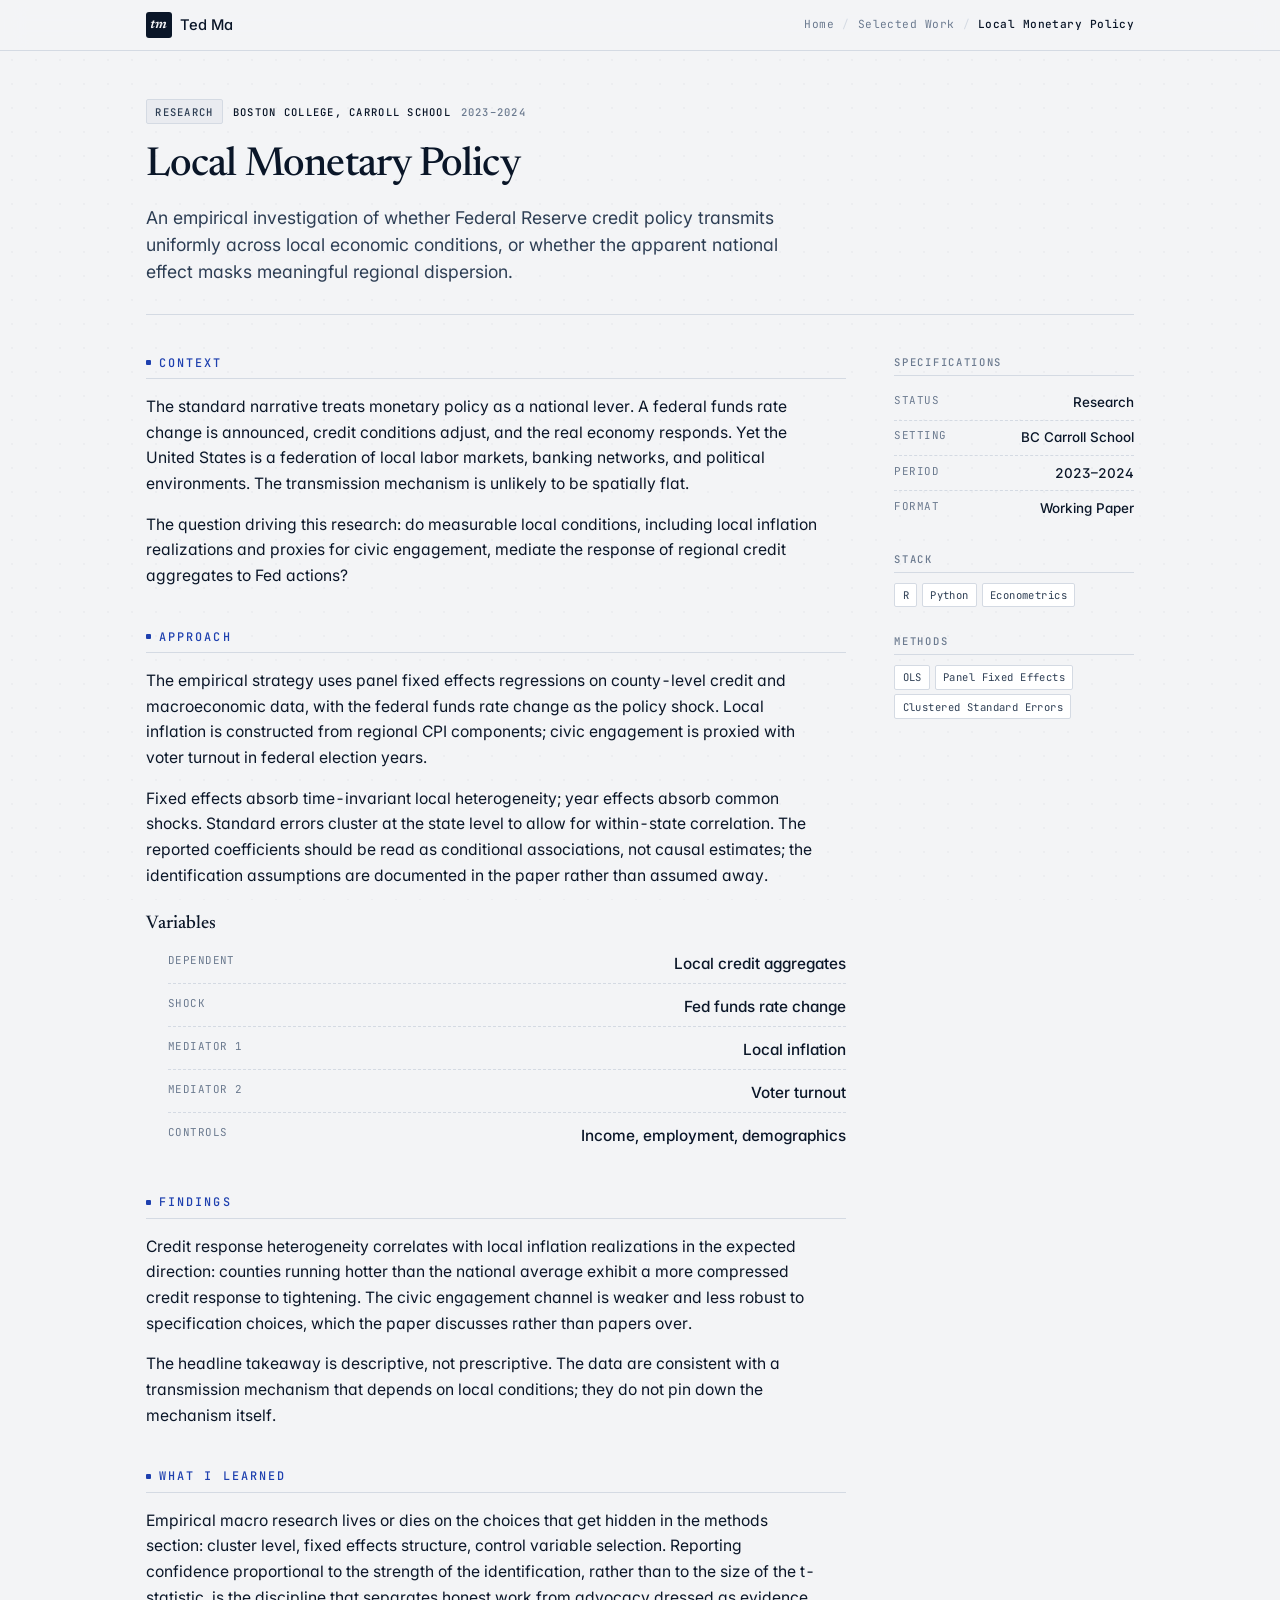
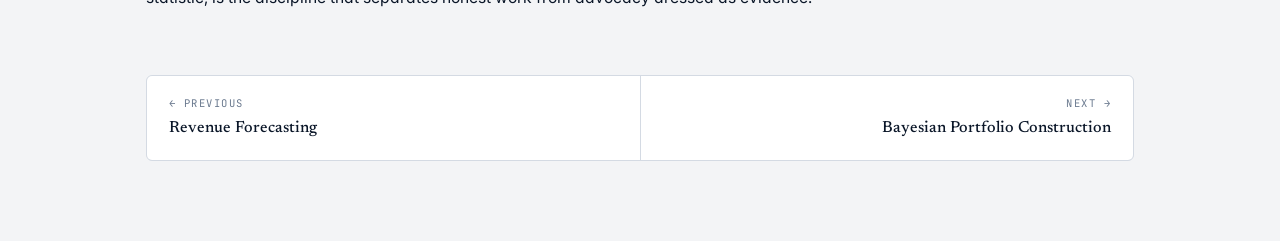
<file: projects/local-monetary-policy.html>
<!doctype html>
<html lang="en">
<head>
  <meta charset="utf-8">
  <meta name="viewport" content="width=device-width, initial-scale=1">
  <title>Local Monetary Policy · Ted Ma</title>
  <meta name="description" content="Empirical research on the heterogeneous effects of Federal Reserve credit policy across local economic conditions, drawing on panel methods and county-level data.">
  <meta name="theme-color" content="#f3f4f6" media="(prefers-color-scheme: light)">
  <meta name="theme-color" content="#0a0e16" media="(prefers-color-scheme: dark)">

  <link rel="icon" href="../assets/favicon.svg" type="image/svg+xml">
  <link rel="preconnect" href="https://fonts.googleapis.com">
  <link rel="preconnect" href="https://fonts.gstatic.com" crossorigin>
  <link href="https://fonts.googleapis.com/css2?family=Inter:wght@400;500;600&family=Newsreader:ital,opsz,wght@0,6..72,400..600;1,6..72,400..500&family=JetBrains+Mono:wght@400;500&display=swap" rel="stylesheet">
  <link rel="stylesheet" href="../style.css">
</head>
<body>

<div id="scroll-progress" aria-hidden="true"></div>

<header class="site-header">
  <div class="site-header-inner">
    <a href="../index.html" class="logo" aria-label="Home">
      <span class="mark">tm</span>
      <span>Ted Ma</span>
    </a>
    <nav class="breadcrumb" aria-label="Breadcrumb">
      <a class="crumb-home" href="../index.html">Home</a>
      <span class="sep">/</span>
      <a href="../index.html#projects-h">Selected Work</a>
      <span class="sep">/</span>
      <span class="current">Local Monetary Policy</span>
    </nav>
  </div>
</header>

<main class="project-page">
  <article>

    <header class="project-hero">
      <div class="project-meta">
        <span class="project-status research">Research</span>
        <span class="project-org">Boston College, Carroll School</span>
        <span class="project-year">2023&ndash;2024</span>
      </div>
      <h1>Local Monetary Policy</h1>
      <p class="project-lede">An empirical investigation of whether Federal Reserve credit policy transmits uniformly across local economic conditions, or whether the apparent national effect masks meaningful regional dispersion.</p>
    </header>

    <div class="project-grid">

      <div class="project-body">

        <section>
          <h2>Context</h2>
          <p>The standard narrative treats monetary policy as a national lever. A federal funds rate change is announced, credit conditions adjust, and the real economy responds. Yet the United States is a federation of local labor markets, banking networks, and political environments. The transmission mechanism is unlikely to be spatially flat.</p>
          <p>The question driving this research: do measurable local conditions, including local inflation realizations and proxies for civic engagement, mediate the response of regional credit aggregates to Fed actions?</p>
        </section>

        <section>
          <h2>Approach</h2>
          <p>The empirical strategy uses panel fixed effects regressions on county-level credit and macroeconomic data, with the federal funds rate change as the policy shock. Local inflation is constructed from regional CPI components; civic engagement is proxied with voter turnout in federal election years.</p>
          <p>Fixed effects absorb time-invariant local heterogeneity; year effects absorb common shocks. Standard errors cluster at the state level to allow for within-state correlation. The reported coefficients should be read as conditional associations, not causal estimates; the identification assumptions are documented in the paper rather than assumed away.</p>

          <h3>Variables</h3>
          <ul class="spec-list">
            <li><span class="key">Dependent</span><span class="val">Local credit aggregates</span></li>
            <li><span class="key">Shock</span><span class="val">Fed funds rate change</span></li>
            <li><span class="key">Mediator 1</span><span class="val">Local inflation</span></li>
            <li><span class="key">Mediator 2</span><span class="val">Voter turnout</span></li>
            <li><span class="key">Controls</span><span class="val">Income, employment, demographics</span></li>
          </ul>
        </section>

        <section>
          <h2>Findings</h2>
          <p>Credit response heterogeneity correlates with local inflation realizations in the expected direction: counties running hotter than the national average exhibit a more compressed credit response to tightening. The civic engagement channel is weaker and less robust to specification choices, which the paper discusses rather than papers over.</p>
          <p>The headline takeaway is descriptive, not prescriptive. The data are consistent with a transmission mechanism that depends on local conditions; they do not pin down the mechanism itself.</p>
        </section>

        <section>
          <h2>What I Learned</h2>
          <p>Empirical macro research lives or dies on the choices that get hidden in the methods section: cluster level, fixed effects structure, control variable selection. Reporting confidence proportional to the strength of the identification, rather than to the size of the t-statistic, is the discipline that separates honest work from advocacy dressed as evidence.</p>
        </section>

      </div>

      <aside class="project-sidebar">
        <section>
          <h3>Specifications</h3>
          <ul class="spec-list">
            <li><span class="key">Status</span><span class="val">Research</span></li>
            <li><span class="key">Setting</span><span class="val">BC Carroll School</span></li>
            <li><span class="key">Period</span><span class="val">2023&ndash;2024</span></li>
            <li><span class="key">Format</span><span class="val">Working Paper</span></li>
          </ul>
        </section>
        <section>
          <h3>Stack</h3>
          <ul class="tag-list">
            <li>R</li>
            <li>Python</li>
            <li>Econometrics</li>
          </ul>
        </section>
        <section>
          <h3>Methods</h3>
          <ul class="tag-list">
            <li>OLS</li>
            <li>Panel Fixed Effects</li>
            <li>Clustered Standard Errors</li>
          </ul>
        </section>
      </aside>

    </div>

    <nav class="project-nav" aria-label="Project navigation">
      <a class="prev" href="revenue-forecasting.html">
        <span class="direction">&larr; Previous</span>
        <span class="title">Revenue Forecasting</span>
      </a>
      <a class="next" href="bayesian-portfolio.html">
        <span class="direction">Next &rarr;</span>
        <span class="title">Bayesian Portfolio Construction</span>
      </a>
    </nav>

  </article>
</main>

<script>
  const progressBar = document.getElementById('scroll-progress');
  function updateProgress() {
    const docHeight = document.documentElement.scrollHeight - window.innerHeight;
    const pct = docHeight > 0 ? (window.scrollY / docHeight) * 100 : 0;
    progressBar.style.width = pct + '%';
  }
  window.addEventListener('scroll', updateProgress, { passive: true });
  updateProgress();
</script>

</body>
</html>
</file>
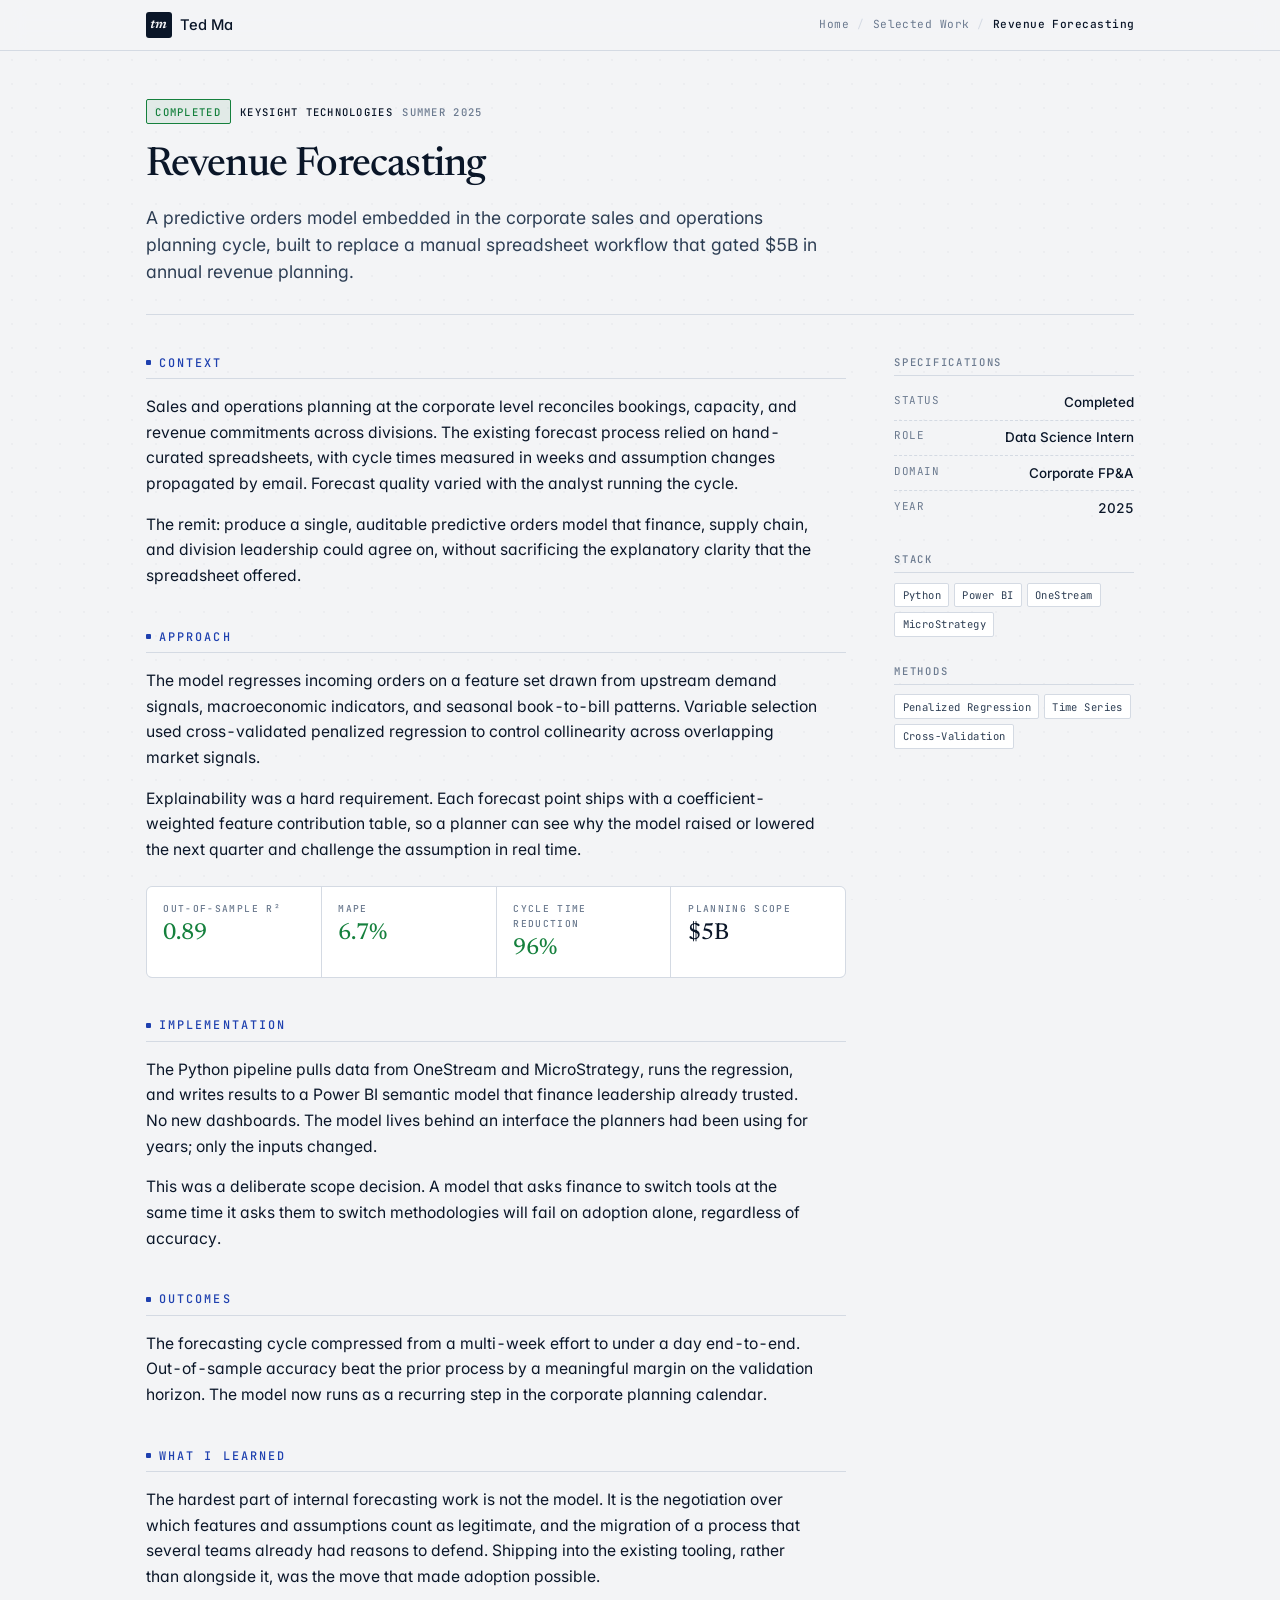
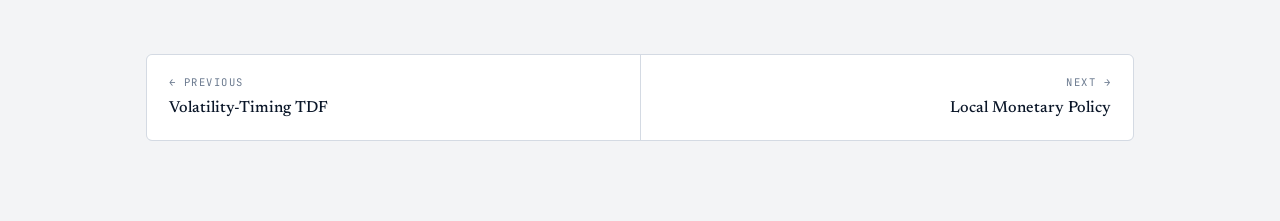
<file: projects/revenue-forecasting.html>
<!doctype html>
<html lang="en">
<head>
  <meta charset="utf-8">
  <meta name="viewport" content="width=device-width, initial-scale=1">
  <title>Revenue Forecasting · Ted Ma</title>
  <meta name="description" content="A predictive orders model used in $5B sales and operations planning at Keysight Technologies, replacing a manual spreadsheet workflow with an explainable regression pipeline.">
  <meta name="theme-color" content="#f3f4f6" media="(prefers-color-scheme: light)">
  <meta name="theme-color" content="#0a0e16" media="(prefers-color-scheme: dark)">

  <link rel="icon" href="../assets/favicon.svg" type="image/svg+xml">
  <link rel="preconnect" href="https://fonts.googleapis.com">
  <link rel="preconnect" href="https://fonts.gstatic.com" crossorigin>
  <link href="https://fonts.googleapis.com/css2?family=Inter:wght@400;500;600&family=Newsreader:ital,opsz,wght@0,6..72,400..600;1,6..72,400..500&family=JetBrains+Mono:wght@400;500&display=swap" rel="stylesheet">
  <link rel="stylesheet" href="../style.css">
</head>
<body>

<div id="scroll-progress" aria-hidden="true"></div>

<header class="site-header">
  <div class="site-header-inner">
    <a href="../index.html" class="logo" aria-label="Home">
      <span class="mark">tm</span>
      <span>Ted Ma</span>
    </a>
    <nav class="breadcrumb" aria-label="Breadcrumb">
      <a class="crumb-home" href="../index.html">Home</a>
      <span class="sep">/</span>
      <a href="../index.html#projects-h">Selected Work</a>
      <span class="sep">/</span>
      <span class="current">Revenue Forecasting</span>
    </nav>
  </div>
</header>

<main class="project-page">
  <article>

    <header class="project-hero">
      <div class="project-meta">
        <span class="project-status completed">Completed</span>
        <span class="project-org">Keysight Technologies</span>
        <span class="project-year">Summer 2025</span>
      </div>
      <h1>Revenue Forecasting</h1>
      <p class="project-lede">A predictive orders model embedded in the corporate sales and operations planning cycle, built to replace a manual spreadsheet workflow that gated $5B in annual revenue planning.</p>
    </header>

    <div class="project-grid">

      <div class="project-body">

        <section>
          <h2>Context</h2>
          <p>Sales and operations planning at the corporate level reconciles bookings, capacity, and revenue commitments across divisions. The existing forecast process relied on hand-curated spreadsheets, with cycle times measured in weeks and assumption changes propagated by email. Forecast quality varied with the analyst running the cycle.</p>
          <p>The remit: produce a single, auditable predictive orders model that finance, supply chain, and division leadership could agree on, without sacrificing the explanatory clarity that the spreadsheet offered.</p>
        </section>

        <section>
          <h2>Approach</h2>
          <p>The model regresses incoming orders on a feature set drawn from upstream demand signals, macroeconomic indicators, and seasonal book-to-bill patterns. Variable selection used cross-validated penalized regression to control collinearity across overlapping market signals.</p>
          <p>Explainability was a hard requirement. Each forecast point ships with a coefficient-weighted feature contribution table, so a planner can see why the model raised or lowered the next quarter and challenge the assumption in real time.</p>

          <div class="stat-row">
            <div class="stat">
              <div class="stat-label">Out-of-Sample R&sup2;</div>
              <div class="stat-value positive">0.89</div>
            </div>
            <div class="stat">
              <div class="stat-label">MAPE</div>
              <div class="stat-value positive">6.7%</div>
            </div>
            <div class="stat">
              <div class="stat-label">Cycle Time Reduction</div>
              <div class="stat-value positive">96%</div>
            </div>
            <div class="stat">
              <div class="stat-label">Planning Scope</div>
              <div class="stat-value">$5B</div>
            </div>
          </div>
        </section>

        <section>
          <h2>Implementation</h2>
          <p>The Python pipeline pulls data from OneStream and MicroStrategy, runs the regression, and writes results to a Power BI semantic model that finance leadership already trusted. No new dashboards. The model lives behind an interface the planners had been using for years; only the inputs changed.</p>
          <p>This was a deliberate scope decision. A model that asks finance to switch tools at the same time it asks them to switch methodologies will fail on adoption alone, regardless of accuracy.</p>
        </section>

        <section>
          <h2>Outcomes</h2>
          <p>The forecasting cycle compressed from a multi-week effort to under a day end-to-end. Out-of-sample accuracy beat the prior process by a meaningful margin on the validation horizon. The model now runs as a recurring step in the corporate planning calendar.</p>
        </section>

        <section>
          <h2>What I Learned</h2>
          <p>The hardest part of internal forecasting work is not the model. It is the negotiation over which features and assumptions count as legitimate, and the migration of a process that several teams already had reasons to defend. Shipping into the existing tooling, rather than alongside it, was the move that made adoption possible.</p>
        </section>

      </div>

      <aside class="project-sidebar">
        <section>
          <h3>Specifications</h3>
          <ul class="spec-list">
            <li><span class="key">Status</span><span class="val">Completed</span></li>
            <li><span class="key">Role</span><span class="val">Data Science Intern</span></li>
            <li><span class="key">Domain</span><span class="val">Corporate FP&amp;A</span></li>
            <li><span class="key">Year</span><span class="val">2025</span></li>
          </ul>
        </section>
        <section>
          <h3>Stack</h3>
          <ul class="tag-list">
            <li>Python</li>
            <li>Power BI</li>
            <li>OneStream</li>
            <li>MicroStrategy</li>
          </ul>
        </section>
        <section>
          <h3>Methods</h3>
          <ul class="tag-list">
            <li>Penalized Regression</li>
            <li>Time Series</li>
            <li>Cross-Validation</li>
          </ul>
        </section>
      </aside>

    </div>

    <nav class="project-nav" aria-label="Project navigation">
      <a class="prev" href="volatility-timing-tdf.html">
        <span class="direction">&larr; Previous</span>
        <span class="title">Volatility-Timing TDF</span>
      </a>
      <a class="next" href="local-monetary-policy.html">
        <span class="direction">Next &rarr;</span>
        <span class="title">Local Monetary Policy</span>
      </a>
    </nav>

  </article>
</main>

<script>
  const progressBar = document.getElementById('scroll-progress');
  function updateProgress() {
    const docHeight = document.documentElement.scrollHeight - window.innerHeight;
    const pct = docHeight > 0 ? (window.scrollY / docHeight) * 100 : 0;
    progressBar.style.width = pct + '%';
  }
  window.addEventListener('scroll', updateProgress, { passive: true });
  updateProgress();
</script>

</body>
</html>
</file>
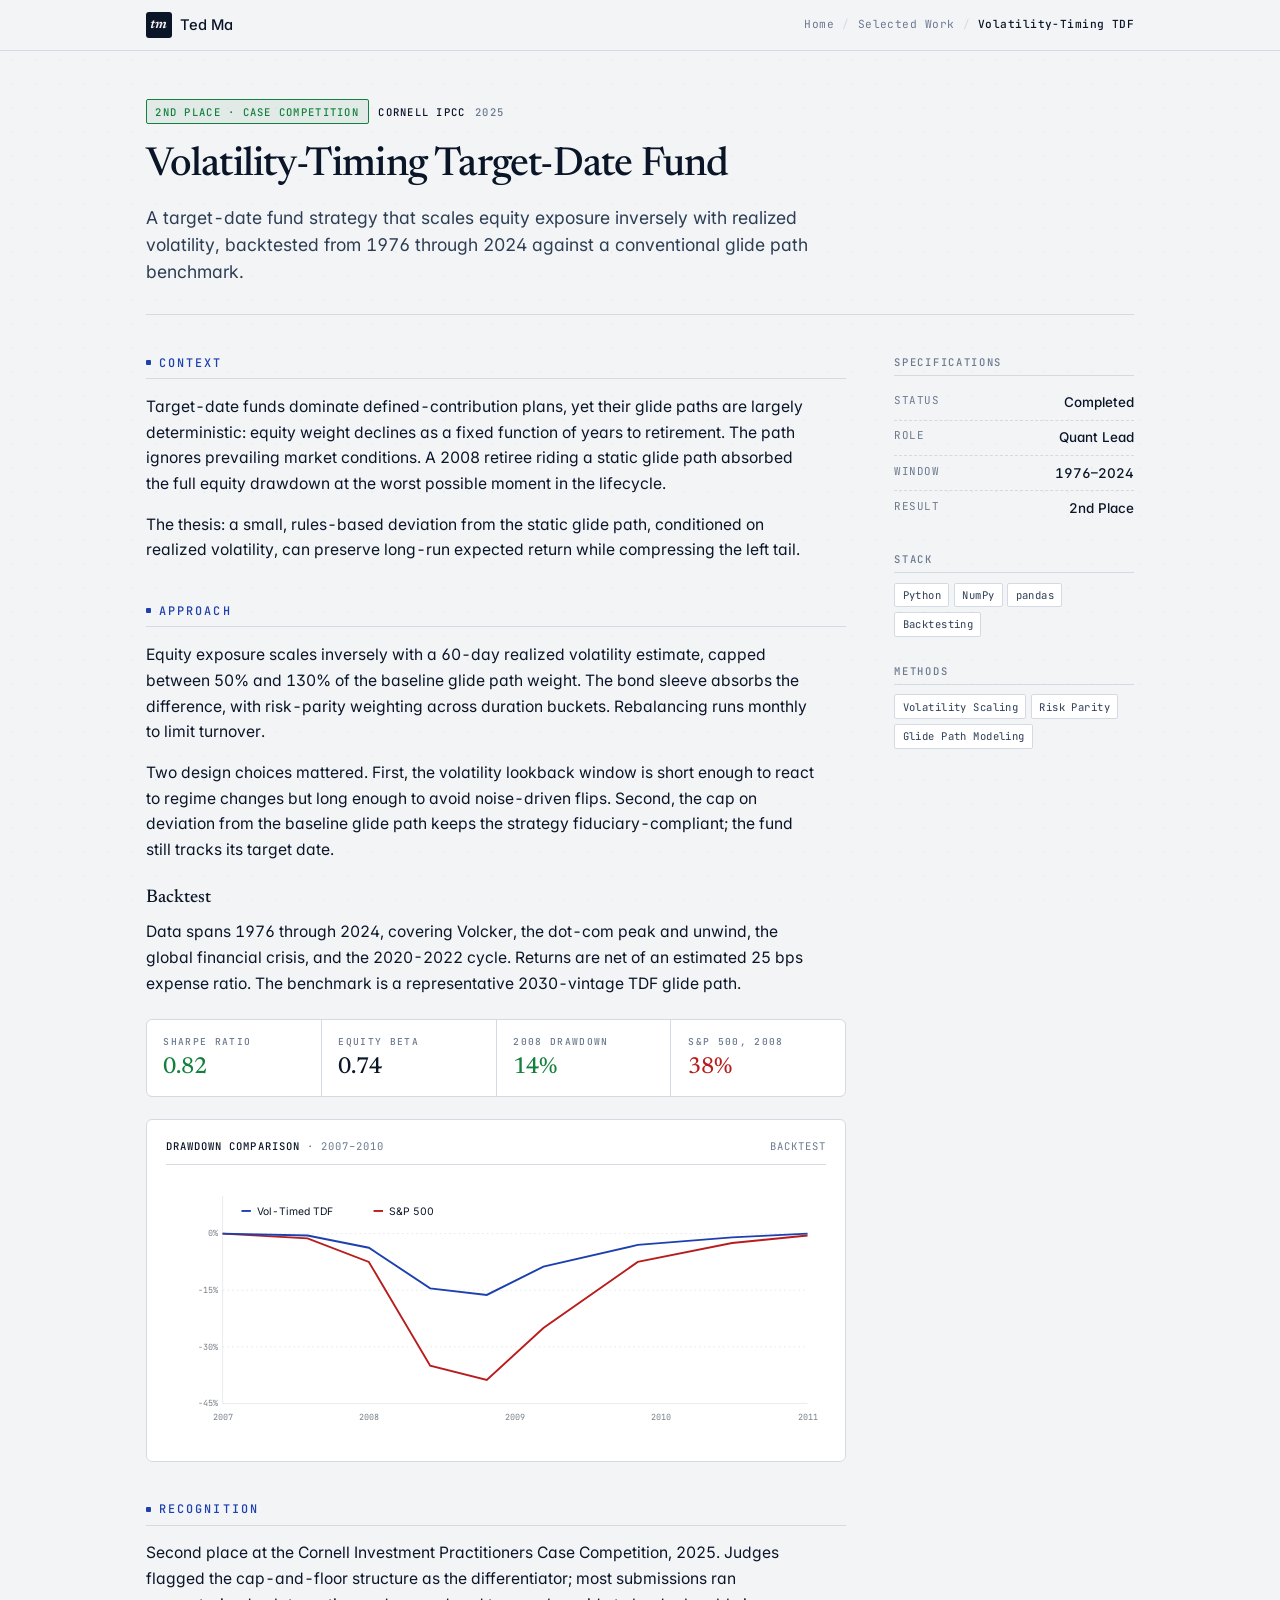
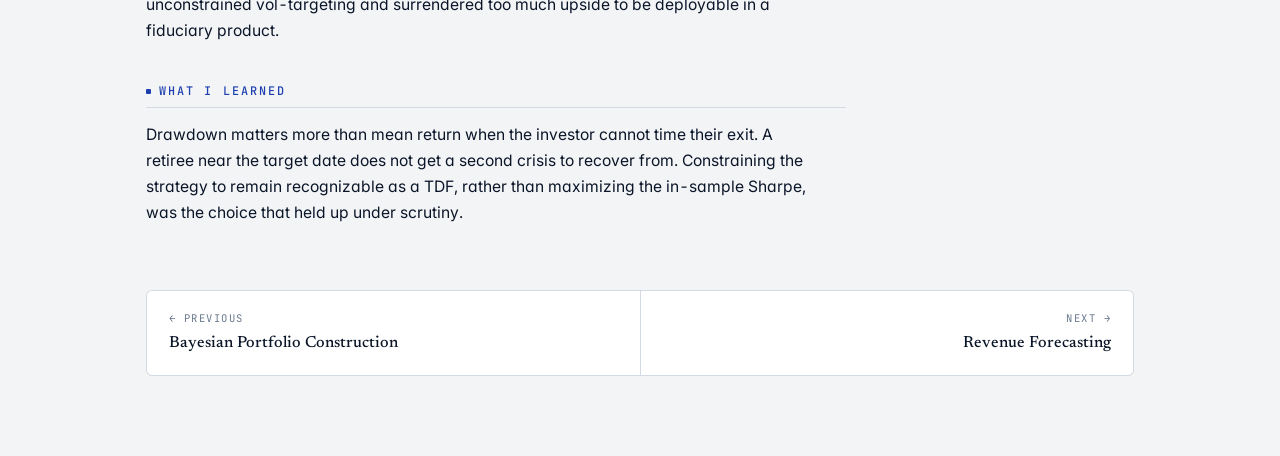
<file: projects/volatility-timing-tdf.html>
<!doctype html>
<html lang="en">
<head>
  <meta charset="utf-8">
  <meta name="viewport" content="width=device-width, initial-scale=1">
  <title>Volatility-Timing Target-Date Fund · Ted Ma</title>
  <meta name="description" content="A backtested target-date fund strategy using volatility scaling, evaluated across five decades of market data. Second place at the Cornell IPCC.">
  <meta name="theme-color" content="#f3f4f6" media="(prefers-color-scheme: light)">
  <meta name="theme-color" content="#0a0e16" media="(prefers-color-scheme: dark)">

  <link rel="icon" href="../assets/favicon.svg" type="image/svg+xml">
  <link rel="preconnect" href="https://fonts.googleapis.com">
  <link rel="preconnect" href="https://fonts.gstatic.com" crossorigin>
  <link href="https://fonts.googleapis.com/css2?family=Inter:wght@400;500;600&family=Newsreader:ital,opsz,wght@0,6..72,400..600;1,6..72,400..500&family=JetBrains+Mono:wght@400;500&display=swap" rel="stylesheet">
  <link rel="stylesheet" href="../style.css">
</head>
<body>

<div id="scroll-progress" aria-hidden="true"></div>

<header class="site-header">
  <div class="site-header-inner">
    <a href="../index.html" class="logo" aria-label="Home">
      <span class="mark">tm</span>
      <span>Ted Ma</span>
    </a>
    <nav class="breadcrumb" aria-label="Breadcrumb">
      <a class="crumb-home" href="../index.html">Home</a>
      <span class="sep">/</span>
      <a href="../index.html#projects-h">Selected Work</a>
      <span class="sep">/</span>
      <span class="current">Volatility-Timing TDF</span>
    </nav>
  </div>
</header>

<main class="project-page">
  <article>

    <header class="project-hero">
      <div class="project-meta">
        <span class="project-status completed">2nd Place &middot; Case Competition</span>
        <span class="project-org">Cornell IPCC</span>
        <span class="project-year">2025</span>
      </div>
      <h1>Volatility-Timing Target-Date Fund</h1>
      <p class="project-lede">A target-date fund strategy that scales equity exposure inversely with realized volatility, backtested from 1976 through 2024 against a conventional glide path benchmark.</p>
    </header>

    <div class="project-grid">

      <div class="project-body">

        <section>
          <h2>Context</h2>
          <p>Target-date funds dominate defined-contribution plans, yet their glide paths are largely deterministic: equity weight declines as a fixed function of years to retirement. The path ignores prevailing market conditions. A 2008 retiree riding a static glide path absorbed the full equity drawdown at the worst possible moment in the lifecycle.</p>
          <p>The thesis: a small, rules-based deviation from the static glide path, conditioned on realized volatility, can preserve long-run expected return while compressing the left tail.</p>
        </section>

        <section>
          <h2>Approach</h2>
          <p>Equity exposure scales inversely with a 60-day realized volatility estimate, capped between 50% and 130% of the baseline glide path weight. The bond sleeve absorbs the difference, with risk-parity weighting across duration buckets. Rebalancing runs monthly to limit turnover.</p>
          <p>Two design choices mattered. First, the volatility lookback window is short enough to react to regime changes but long enough to avoid noise-driven flips. Second, the cap on deviation from the baseline glide path keeps the strategy fiduciary-compliant; the fund still tracks its target date.</p>

          <h3>Backtest</h3>
          <p>Data spans 1976 through 2024, covering Volcker, the dot-com peak and unwind, the global financial crisis, and the 2020-2022 cycle. Returns are net of an estimated 25 bps expense ratio. The benchmark is a representative 2030-vintage TDF glide path.</p>

          <div class="stat-row">
            <div class="stat">
              <div class="stat-label">Sharpe Ratio</div>
              <div class="stat-value positive">0.82</div>
            </div>
            <div class="stat">
              <div class="stat-label">Equity Beta</div>
              <div class="stat-value">0.74</div>
            </div>
            <div class="stat">
              <div class="stat-label">2008 Drawdown</div>
              <div class="stat-value positive">14%</div>
            </div>
            <div class="stat">
              <div class="stat-label">S&amp;P 500, 2008</div>
              <div class="stat-value negative">38%</div>
            </div>
          </div>

          <div class="project-viz">
            <div class="project-viz-header">
              <span><strong>Drawdown Comparison</strong> &middot; 2007&ndash;2010</span>
              <span>Backtest</span>
            </div>
            <svg class="project-viz-svg" viewBox="0 0 700 280" xmlns="http://www.w3.org/2000/svg" role="img" aria-label="Drawdown curves comparing strategy to S&amp;P 500 across the 2008 crisis">
              <g stroke="currentColor" stroke-width="0.5" opacity="0.18">
                <line x1="60" y1="20" x2="60" y2="240"/>
                <line x1="60" y1="240" x2="680" y2="240"/>
                <line x1="60" y1="60"  x2="680" y2="60"  stroke-dasharray="2,3"/>
                <line x1="60" y1="120" x2="680" y2="120" stroke-dasharray="2,3"/>
                <line x1="60" y1="180" x2="680" y2="180" stroke-dasharray="2,3"/>
              </g>
              <g font-family="JetBrains Mono, monospace" font-size="9" fill="currentColor" opacity="0.55">
                <text x="55" y="63"  text-anchor="end">0%</text>
                <text x="55" y="123" text-anchor="end">-15%</text>
                <text x="55" y="183" text-anchor="end">-30%</text>
                <text x="55" y="243" text-anchor="end">-45%</text>
                <text x="60"  y="258" text-anchor="middle">2007</text>
                <text x="215" y="258" text-anchor="middle">2008</text>
                <text x="370" y="258" text-anchor="middle">2009</text>
                <text x="525" y="258" text-anchor="middle">2010</text>
                <text x="680" y="258" text-anchor="middle">2011</text>
              </g>
              <path d="M60,60 L150,65 L215,90 L280,200 L340,215 L400,160 L500,90 L600,70 L680,62" fill="none" stroke="#b91c1c" stroke-width="2"/>
              <path d="M60,60 L150,62 L215,75 L280,118 L340,125 L400,95 L500,72 L600,64 L680,60" fill="none" stroke="#1e40af" stroke-width="2"/>
              <g font-family="Inter, sans-serif" font-size="11" fill="currentColor">
                <rect x="80"  y="35" width="10" height="2" fill="#1e40af"/>
                <text x="96"  y="40">Vol-Timed TDF</text>
                <rect x="220" y="35" width="10" height="2" fill="#b91c1c"/>
                <text x="236" y="40">S&amp;P 500</text>
              </g>
            </svg>
          </div>
        </section>

        <section>
          <h2>Recognition</h2>
          <p>Second place at the Cornell Investment Practitioners Case Competition, 2025. Judges flagged the cap-and-floor structure as the differentiator; most submissions ran unconstrained vol-targeting and surrendered too much upside to be deployable in a fiduciary product.</p>
        </section>

        <section>
          <h2>What I Learned</h2>
          <p>Drawdown matters more than mean return when the investor cannot time their exit. A retiree near the target date does not get a second crisis to recover from. Constraining the strategy to remain recognizable as a TDF, rather than maximizing the in-sample Sharpe, was the choice that held up under scrutiny.</p>
        </section>

      </div>

      <aside class="project-sidebar">
        <section>
          <h3>Specifications</h3>
          <ul class="spec-list">
            <li><span class="key">Status</span><span class="val">Completed</span></li>
            <li><span class="key">Role</span><span class="val">Quant Lead</span></li>
            <li><span class="key">Window</span><span class="val">1976&ndash;2024</span></li>
            <li><span class="key">Result</span><span class="val">2nd Place</span></li>
          </ul>
        </section>
        <section>
          <h3>Stack</h3>
          <ul class="tag-list">
            <li>Python</li>
            <li>NumPy</li>
            <li>pandas</li>
            <li>Backtesting</li>
          </ul>
        </section>
        <section>
          <h3>Methods</h3>
          <ul class="tag-list">
            <li>Volatility Scaling</li>
            <li>Risk Parity</li>
            <li>Glide Path Modeling</li>
          </ul>
        </section>
      </aside>

    </div>

    <nav class="project-nav" aria-label="Project navigation">
      <a class="prev" href="bayesian-portfolio.html">
        <span class="direction">&larr; Previous</span>
        <span class="title">Bayesian Portfolio Construction</span>
      </a>
      <a class="next" href="revenue-forecasting.html">
        <span class="direction">Next &rarr;</span>
        <span class="title">Revenue Forecasting</span>
      </a>
    </nav>

  </article>
</main>

<script>
  const progressBar = document.getElementById('scroll-progress');
  function updateProgress() {
    const docHeight = document.documentElement.scrollHeight - window.innerHeight;
    const pct = docHeight > 0 ? (window.scrollY / docHeight) * 100 : 0;
    progressBar.style.width = pct + '%';
  }
  window.addEventListener('scroll', updateProgress, { passive: true });
  updateProgress();
</script>

</body>
</html>
</file>
<file: style.css>
/* ============================================================
   Ted (Yufei) Ma personal site
   Quant-finance theme. Sticky-sidebar home + dedicated project pages.
============================================================ */

:root {
  /* Surfaces */
  --bg:           #f3f4f6;
  --bg-card:      #ffffff;
  --bg-soft:      #e9ebf0;
  --bg-data:      #fafbfc;

  /* Text */
  --fg:           #0a1628;
  --fg-soft:      #2d3e54;
  --muted:        #6b7a8f;

  /* Structure */
  --rule:         #d4dae3;
  --rule-soft:    #e6e9ee;

  /* Accent + semantic palette */
  --accent:       #1e40af;
  --accent-hi:    #3b82f6;
  --accent-soft:  rgba(30, 64, 175, 0.08);
  --positive:     #15803d;
  --negative:     #b91c1c;
  --warning:      #b45309;

  /* Shadows */
  --card-shadow:
    0 1px 2px rgba(10, 22, 40, 0.04),
    0 2px 8px rgba(10, 22, 40, 0.05),
    0 0 0 0.5px rgba(10, 22, 40, 0.06);
  --card-shadow-hover:
    0 2px 4px rgba(10, 22, 40, 0.06),
    0 8px 24px rgba(10, 22, 40, 0.10),
    0 0 0 0.5px rgba(10, 22, 40, 0.10);

  /* Type */
  --sans:  "Inter", -apple-system, BlinkMacSystemFont, system-ui, "Segoe UI", sans-serif;
  --serif: "Newsreader", "Source Serif 4", ui-serif, Georgia, serif;
  --mono:  "JetBrains Mono", "SF Mono", ui-monospace, Menlo, monospace;

  /* Layout */
  --sidebar-w: 320px;
  --content-w: 760px;
  --layout-gap: 4rem;
  --pad: 1.6rem;
  --radius: 6px;
  --radius-sm: 4px;
  --radius-lg: 10px;

  /* Motion */
  --ease-out:    cubic-bezier(0.2, 0.7, 0.1, 1);
  --ease-spring: cubic-bezier(0.34, 1.4, 0.64, 1);
}

@media (prefers-color-scheme: dark) {
  :root {
    --bg:           #0a0e16;
    --bg-card:      #141a26;
    --bg-soft:      #1e2538;
    --bg-data:      #0f1420;
    --fg:           #e8ecf0;
    --fg-soft:      #b8c0d0;
    --muted:        #6b7a8f;
    --rule:         #2a3142;
    --rule-soft:    #1e2538;
    --accent:       #60a5fa;
    --accent-hi:    #93c5fd;
    --accent-soft:  rgba(96, 165, 250, 0.12);
    --positive:     #22c55e;
    --negative:     #ef4444;
    --warning:      #f59e0b;

    --card-shadow:
      0 1px 2px rgba(0, 0, 0, 0.3),
      0 4px 16px rgba(0, 0, 0, 0.25),
      0 0 0 0.5px rgba(255, 255, 255, 0.04);
    --card-shadow-hover:
      0 2px 4px rgba(0, 0, 0, 0.35),
      0 8px 28px rgba(0, 0, 0, 0.32),
      0 0 0 0.5px rgba(96, 165, 250, 0.2);
  }
}

* { box-sizing: border-box; }

html {
  font-size: 16px;
  scroll-behavior: smooth;
  -webkit-text-size-adjust: 100%;
}

body {
  margin: 0;
  background: var(--bg);
  color: var(--fg);
  font-family: var(--sans);
  font-feature-settings: "ss01", "cv11";
  font-variant-numeric: tabular-nums;
  line-height: 1.55;
  font-weight: 400;
  -webkit-font-smoothing: antialiased;
  text-rendering: optimizeLegibility;
}

/* Subtle dot grid replaces paper grain. Reads as graph paper without shouting. */
body::before {
  content: "";
  position: fixed;
  inset: 0;
  pointer-events: none;
  z-index: 0;
  background-image:
    radial-gradient(circle at center, rgba(10, 22, 40, 0.05) 1px, transparent 1px);
  background-size: 24px 24px;
  opacity: 0.5;
}
@media (prefers-color-scheme: dark) {
  body::before {
    background-image:
      radial-gradient(circle at center, rgba(255, 255, 255, 0.035) 1px, transparent 1px);
  }
}

#scroll-progress {
  position: fixed;
  top: 0; left: 0;
  width: 0%;
  height: 2px;
  background: var(--accent);
  z-index: 200;
  pointer-events: none;
  transition: width 80ms linear;
}

/* ============================================================
   Layout: sticky sidebar + content
============================================================ */

.layout {
  position: relative;
  z-index: 1;
  max-width: calc(var(--sidebar-w) + var(--content-w) + var(--layout-gap) + (var(--pad) * 2));
  margin: 0 auto;
  padding: 0 var(--pad);
  display: grid;
  grid-template-columns: var(--sidebar-w) minmax(0, var(--content-w));
  gap: var(--layout-gap);
}

@media (max-width: 980px) {
  .layout {
    grid-template-columns: minmax(0, 1fr);
    gap: 1.4rem;
    max-width: 760px;
  }
}

.sidebar {
  position: sticky;
  top: 0;
  align-self: start;
  height: 100vh;
  height: 100svh;
  display: flex;
  flex-direction: column;
  justify-content: space-between;
  padding: 4rem 0 3rem;
  overflow-y: auto;
  scrollbar-width: none;
}
.sidebar::-webkit-scrollbar { width: 0; height: 0; }

@media (max-width: 980px) {
  .sidebar {
    position: static;
    height: auto;
    padding: 3rem 0 1rem;
    overflow: visible;
  }
}

.sidebar .hero {
  position: relative;
  animation: fade-up 600ms var(--ease-out) both;
}

/* ============================================================
   Portrait, name, tagline
============================================================ */

.portrait {
  margin: 0 0 1.4rem;
  width: 96px;
  height: 96px;
  border-radius: var(--radius);
  overflow: hidden;
  background: var(--bg-soft);
  box-shadow:
    0 0 0 1px var(--rule),
    0 8px 24px -4px rgba(10, 22, 40, 0.15);
  transition:
    box-shadow 250ms ease,
    transform 350ms var(--ease-spring);
  position: relative;
  z-index: 1;
}
.portrait:hover {
  box-shadow:
    0 0 0 1px var(--accent),
    0 12px 32px -4px rgba(10, 22, 40, 0.22);
}
.portrait img {
  width: 100%;
  height: 100%;
  display: block;
  object-fit: cover;
  object-position: center 30%;
  filter: saturate(0.92) contrast(1.02);
}

.eyebrow {
  position: relative;
  z-index: 1;
  font-family: var(--mono);
  font-size: 0.68rem;
  letter-spacing: 0.16em;
  text-transform: uppercase;
  color: var(--muted);
  margin: 0 0 0.4rem;
  font-weight: 500;
}

.sidebar h1 {
  position: relative;
  z-index: 1;
  font-family: var(--serif);
  font-weight: 500;
  font-size: clamp(1.7rem, 2.4vw, 1.95rem);
  line-height: 1.1;
  letter-spacing: -0.02em;
  margin: 0 0 0.7rem;
  color: var(--fg);
}
.sidebar h1 .given {
  font-style: italic;
  font-weight: 400;
  color: var(--muted);
  font-size: 0.7em;
  margin: 0 0.05em;
}

.tagline {
  position: relative;
  z-index: 1;
  font-size: 0.92rem;
  line-height: 1.55;
  color: var(--fg-soft);
  margin: 0 0 0.9rem;
  max-width: 30rem;
}
.tagline em {
  font-style: normal;
  color: var(--accent);
  font-weight: 500;
}

.locale {
  position: relative;
  z-index: 1;
  margin: 0;
  font-family: var(--mono);
  font-size: 0.7rem;
  letter-spacing: 0.08em;
  text-transform: uppercase;
  color: var(--muted);
  display: flex;
  align-items: center;
  gap: 0.45rem;
}
.locale::before {
  content: "";
  display: inline-block;
  width: 6px;
  height: 6px;
  border-radius: 50%;
  background: var(--positive);
  box-shadow: 0 0 0 3px rgba(21, 128, 61, 0.18);
  animation: pulse 2.4s var(--ease-out) infinite;
}

@keyframes pulse {
  0%, 100% { opacity: 1; box-shadow: 0 0 0 3px rgba(21, 128, 61, 0.18); }
  50%      { opacity: 0.85; box-shadow: 0 0 0 5px rgba(21, 128, 61, 0.08); }
}

/* ============================================================
   Sidebar nav
============================================================ */

.sidebar-nav {
  margin-top: 2.4rem;
  position: relative;
  z-index: 1;
}
.sidebar-nav ul {
  list-style: none;
  padding: 0;
  margin: 0;
  display: flex;
  flex-direction: column;
}
.sidebar-nav a {
  display: flex;
  align-items: center;
  gap: 0.9rem;
  padding: 0.5rem 0;
  font-family: var(--mono);
  font-size: 0.7rem;
  letter-spacing: 0.14em;
  text-transform: uppercase;
  color: var(--muted);
  text-decoration: none;
  background-image: none;
  font-weight: 500;
  transition: color 200ms ease;
}
.nav-line {
  display: block;
  width: 24px;
  height: 1px;
  background: var(--muted);
  flex-shrink: 0;
  transition:
    width 240ms var(--ease-out),
    background 240ms var(--ease-out);
}
.sidebar-nav a:hover { color: var(--fg); }
.sidebar-nav a:hover .nav-line {
  width: 48px;
  background: var(--fg);
}
.sidebar-nav a.is-active { color: var(--accent); }
.sidebar-nav a.is-active .nav-line {
  width: 56px;
  background: var(--accent);
}

@media (max-width: 980px) {
  .sidebar-nav { display: none; }
}

/* ============================================================
   Socials
============================================================ */

.socials {
  position: relative;
  z-index: 1;
  display: flex;
  flex-wrap: wrap;
  gap: 0.5rem;
  margin-top: 2rem;
}

.link-icon {
  display: inline-flex;
  align-items: center;
  justify-content: center;
  width: 34px;
  height: 34px;
  border-radius: var(--radius-sm);
  color: var(--muted);
  text-decoration: none;
  background: var(--bg-card);
  background-image: none;
  border: 1px solid var(--rule);
  transition:
    color 180ms ease,
    border-color 180ms ease,
    transform 220ms var(--ease-spring),
    background 180ms ease;
}
.link-icon svg {
  width: 16px;
  height: 16px;
  display: block;
}
.link-icon:hover {
  color: var(--accent);
  border-color: var(--accent);
  background: var(--accent-soft);
  transform: translateY(-1px);
}

/* ============================================================
   Content column
============================================================ */

.content {
  padding: 4rem 0 5rem;
  min-width: 0;
}

@media (max-width: 980px) {
  .content { padding: 0 0 3rem; }
}

h2[id] { scroll-margin-top: 2rem; }

.block {
  background: var(--bg-card);
  border-radius: var(--radius);
  padding: 1.8rem 2rem;
  border: 1px solid var(--rule);
  box-shadow: var(--card-shadow);
  margin: 1.4rem 0;
  transition:
    opacity 500ms var(--ease-out),
    transform 500ms var(--ease-out),
    box-shadow 220ms ease;
}
.block:first-child { margin-top: 0; }

.js .block {
  opacity: 0;
  transform: translateY(16px);
}
.js .block.is-visible {
  opacity: 1;
  transform: translateY(0);
}

@media (max-width: 480px) {
  .block { padding: 1.4rem 1.2rem; }
}

.kicker {
  font-family: var(--mono);
  font-weight: 500;
  font-size: 0.7rem;
  letter-spacing: 0.2em;
  text-transform: uppercase;
  color: var(--accent);
  margin: 0 0 1.2rem;
  padding-bottom: 0.45rem;
  border-bottom: 1px solid var(--rule);
  display: flex;
  align-items: center;
  gap: 0.55rem;
}
.kicker::before {
  content: "";
  display: inline-block;
  width: 6px;
  height: 6px;
  background: var(--accent);
  border-radius: 1px;
}

.section-intro {
  font-size: 0.94rem;
  line-height: 1.6;
  color: var(--fg-soft);
  margin: 0 0 1.6rem;
  max-width: 38rem;
}

.prose {
  font-size: 0.98rem;
  line-height: 1.65;
  color: var(--fg);
  margin: 0;
  max-width: 38rem;
}

/* ============================================================
   Now / Beyond list
============================================================ */

ul.now-list {
  list-style: none;
  padding: 0;
  margin: 0;
}
ul.now-list li {
  position: relative;
  padding: 0.5rem 0 0.5rem 1.3rem;
  font-size: 0.96rem;
  line-height: 1.55;
  color: var(--fg-soft);
  border-bottom: 1px dashed var(--rule);
}
ul.now-list li:last-child { border-bottom: 0; }
ul.now-list li::before {
  content: "▸";
  position: absolute;
  left: 0;
  top: 0.55rem;
  color: var(--accent);
  font-size: 0.78em;
  font-family: var(--mono);
}

/* ============================================================
   Horizontal experience timeline
============================================================ */

.timeline-h {
  position: relative;
  list-style: none;
  margin: 0;
  padding: 0.5rem 0 1rem;
  display: flex;
  gap: 0;
  overflow-x: auto;
  scroll-snap-type: x mandatory;
  scrollbar-width: thin;
  scrollbar-color: var(--rule) transparent;
}
.timeline-h::-webkit-scrollbar { height: 4px; }
.timeline-h::-webkit-scrollbar-track { background: transparent; }
.timeline-h::-webkit-scrollbar-thumb {
  background: var(--rule);
  border-radius: 2px;
}

.timeline-h::before {
  content: '';
  position: absolute;
  left: 0;
  right: 0;
  top: calc(0.5rem + 1.6rem + 0.7rem + 5px);
  height: 1px;
  background: linear-gradient(
    to right,
    transparent 0%,
    var(--rule) 4%,
    var(--rule) 96%,
    transparent 100%
  );
  pointer-events: none;
  z-index: 0;
}

.tl-item {
  flex: 1 1 0;
  min-width: 140px;
  scroll-snap-align: start;
  text-align: center;
  position: relative;
  z-index: 1;
}

.tl-entry {
  display: block;
  padding: 0 0.4rem;
  text-decoration: none;
  background: none;
  background-image: none;
  border-radius: 4px;
  transition: transform 240ms var(--ease-spring);
  color: var(--fg);
  position: relative;
}
.tl-entry > * { display: block; }

.tl-year {
  font-family: var(--mono);
  font-size: 0.66rem;
  letter-spacing: 0.06em;
  text-transform: uppercase;
  color: var(--muted);
  height: 1.6rem;
  line-height: 1.6rem;
  font-weight: 500;
}

.tl-dot-wrap {
  padding: 0.7rem 0;
  display: flex;
  align-items: center;
  justify-content: center;
}
.tl-dot {
  display: block;
  width: 10px;
  height: 10px;
  border-radius: 1px;
  background: var(--bg-card);
  border: 1.5px solid var(--rule);
  transition:
    border-color 220ms ease,
    background 220ms ease,
    transform 220ms var(--ease-spring),
    box-shadow 220ms ease;
}

.tl-org {
  font-family: var(--serif);
  font-weight: 500;
  font-size: 0.95rem;
  line-height: 1.25;
  color: var(--fg);
  margin-bottom: 0.18rem;
  padding: 0 0.2rem;
}

.tl-role {
  font-style: italic;
  font-size: 0.78rem;
  line-height: 1.35;
  color: var(--fg-soft);
  padding: 0 0.2rem;
}

.tl-icon {
  position: absolute;
  top: 1.1rem;
  right: 0.4rem;
  width: 14px;
  height: 14px;
  display: flex;
  align-items: center;
  justify-content: center;
  border-radius: 50%;
  background: var(--bg-soft);
  color: var(--muted);
  opacity: 0;
  transform: translateY(-3px) scale(0.85);
  transition:
    opacity 200ms ease,
    transform 200ms var(--ease-spring),
    color 200ms ease,
    background 200ms ease;
}

a.tl-entry:hover { transform: translateY(-2px); }
a.tl-entry:hover .tl-dot {
  border-color: var(--accent);
  background: var(--accent);
  transform: scale(1.2);
  box-shadow: 0 0 0 4px var(--accent-soft);
}
a.tl-entry:hover .tl-org { color: var(--accent); }
a.tl-entry:hover .tl-icon {
  opacity: 1;
  transform: translateY(0) scale(1);
  color: white;
  background: var(--accent);
}
a.tl-entry:focus-visible {
  outline: 2px solid var(--accent);
  outline-offset: 4px;
}

.timeline-cta {
  display: flex;
  justify-content: center;
  margin-top: 1.4rem;
  padding-top: 1.2rem;
  border-top: 1px dashed var(--rule);
}

/* ============================================================
   Cards (now full anchors to project pages)
============================================================ */

.cards {
  display: grid;
  grid-template-columns: repeat(2, 1fr);
  gap: 1rem;
}
@media (max-width: 620px) {
  .cards { grid-template-columns: 1fr; }
}

a.card, .card {
  position: relative;
  display: flex;
  flex-direction: column;
  background: var(--bg-data);
  border: 1px solid var(--rule);
  border-radius: var(--radius);
  overflow: hidden;
  text-decoration: none;
  background-image: none;
  color: inherit;
  transition:
    opacity 500ms var(--ease-out),
    transform 220ms var(--ease-out),
    border-color 220ms ease,
    box-shadow 220ms ease;
}
.js .card {
  opacity: 0;
  transform: translateY(16px);
}
.card.is-visible {
  opacity: 1;
  transform: translateY(0);
}
a.card:hover {
  border-color: var(--accent);
  box-shadow:
    0 4px 20px rgba(10, 22, 40, 0.08),
    0 0 0 1px var(--accent);
  transform: translateY(-2px);
}

.card-thumb {
  height: 90px;
  background: var(--bg-soft);
  color: var(--accent);
  display: flex;
  border-bottom: 1px solid var(--rule);
  position: relative;
  overflow: hidden;
}
.card-thumb svg {
  width: 100%;
  height: 100%;
  display: block;
}
.card-thumb::after {
  content: "";
  position: absolute;
  inset: 0;
  background: linear-gradient(135deg, transparent 0%, var(--accent-soft) 100%);
  pointer-events: none;
  opacity: 0.4;
  transition: opacity 220ms ease;
}
a.card:hover .card-thumb::after { opacity: 0.85; }

.card-body {
  padding: 1rem 1.1rem 1.05rem;
  display: flex;
  flex-direction: column;
  gap: 0.5rem;
  flex: 1;
}

.card-body h3 {
  font-family: var(--serif);
  font-weight: 500;
  font-size: 1.04rem;
  line-height: 1.3;
  letter-spacing: -0.01em;
  margin: 0;
  color: var(--fg);
}
a.card:hover .card-body h3 { color: var(--accent); }

.card-body p {
  margin: 0;
  font-size: 0.86rem;
  line-height: 1.55;
  color: var(--fg-soft);
}

.card-tags {
  display: flex;
  flex-wrap: wrap;
  gap: 0.3rem;
  margin-top: 0.2rem;
}
.card-tags span {
  font-family: var(--mono);
  font-size: 0.62rem;
  letter-spacing: 0.04em;
  padding: 0.14rem 0.4rem;
  background: var(--bg-card);
  color: var(--fg-soft);
  border-radius: 2px;
  border: 1px solid var(--rule);
}

.card-meta {
  font-family: var(--mono);
  font-size: 0.62rem;
  letter-spacing: 0.08em;
  text-transform: uppercase;
  color: var(--muted);
  margin-top: auto;
  padding-top: 0.3rem;
  display: flex;
  justify-content: space-between;
  align-items: center;
  gap: 0.5rem;
}
.card-meta::after {
  content: "→";
  color: var(--accent);
  opacity: 0;
  transform: translateX(-3px);
  transition: opacity 220ms ease, transform 220ms ease;
  font-size: 1.1em;
}
a.card:hover .card-meta::after {
  opacity: 1;
  transform: translateX(0);
}

/* ============================================================
   Tooling grid
============================================================ */

.tool-grid {
  display: grid;
  grid-template-columns: repeat(2, 1fr);
  gap: 1.2rem 1.6rem;
}
@media (max-width: 480px) {
  .tool-grid { grid-template-columns: 1fr; gap: 1.2rem; }
}

.tool-group h4 {
  font-family: var(--mono);
  font-weight: 500;
  font-size: 0.7rem;
  letter-spacing: 0.16em;
  text-transform: uppercase;
  color: var(--accent);
  margin: 0 0 0.7rem;
  padding-bottom: 0.3rem;
  border-bottom: 1px solid var(--rule);
}

.tool-group ul {
  list-style: none;
  padding: 0;
  margin: 0;
}
.tool-group li {
  font-family: var(--mono);
  font-size: 0.82rem;
  line-height: 1.5;
  color: var(--fg-soft);
  padding: 0.2rem 0 0.2rem 0.95rem;
  position: relative;
  transition: color 180ms ease;
}
.tool-group li::before {
  content: "·";
  position: absolute;
  left: 0;
  top: -0.15rem;
  color: var(--accent);
  font-weight: 700;
  font-size: 1.45em;
}
.tool-group li:hover { color: var(--fg); }

/* ============================================================
   Contact CTAs
============================================================ */

.contact-block .prose { margin-bottom: 1.4rem; }
.contact-actions {
  display: flex;
  flex-wrap: wrap;
  gap: 0.5rem;
}

.cta-primary, .cta-secondary {
  display: inline-flex;
  align-items: center;
  gap: 0.5rem;
  padding: 0.6rem 1.1rem;
  border-radius: var(--radius-sm);
  font-family: var(--mono);
  font-size: 0.74rem;
  letter-spacing: 0.06em;
  text-decoration: none;
  background-image: none;
  font-weight: 500;
  transition:
    transform 220ms var(--ease-spring),
    box-shadow 200ms ease,
    background 200ms ease,
    color 200ms ease,
    border-color 200ms ease;
}

.cta-primary {
  background: var(--accent);
  color: white;
  border: 1px solid var(--accent);
  box-shadow: 0 2px 6px var(--accent-soft);
}
.cta-primary:hover {
  background: var(--fg);
  border-color: var(--fg);
  transform: translateY(-1px);
}
.cta-primary svg {
  transition: transform 220ms var(--ease-out);
}
.cta-primary:hover svg { transform: translateX(2px); }

.cta-secondary {
  background: transparent;
  color: var(--fg-soft);
  border: 1px solid var(--rule);
}
.cta-secondary:hover {
  color: var(--accent);
  border-color: var(--accent);
  background: var(--accent-soft);
}

/* ============================================================
   Inline links
============================================================ */

a {
  color: var(--accent);
  text-decoration: none;
  background-image: linear-gradient(currentColor, currentColor);
  background-size: 100% 1px;
  background-repeat: no-repeat;
  background-position: 0 100%;
  transition: background-size 200ms ease, color 160ms ease;
}
a:hover {
  background-size: 0% 1px;
  background-position: 100% 100%;
}
.link-icon, .cta-primary, .cta-secondary, .sidebar-nav a, .tl-entry, a.card,
.breadcrumb a, .project-nav a, .project-back, .site-header .logo {
  background-image: none;
}

/* ============================================================
   Footer
============================================================ */

.colophon {
  margin-top: 2.5rem;
  padding-top: 1.2rem;
  border-top: 1px solid var(--rule);
  font-family: var(--mono);
  font-size: 0.7rem;
  letter-spacing: 0.04em;
  color: var(--muted);
  text-align: center;
}
.colophon p { margin: 0; }
.colophon a { color: var(--muted); }

/* ============================================================
   Back-to-top
============================================================ */

#back-to-top {
  position: fixed;
  bottom: 1.6rem;
  right: 1.6rem;
  z-index: 90;
  width: 38px;
  height: 38px;
  border-radius: var(--radius-sm);
  border: 1px solid var(--rule);
  background: var(--bg-card);
  color: var(--fg-soft);
  cursor: pointer;
  display: flex;
  align-items: center;
  justify-content: center;
  box-shadow: 0 2px 8px rgba(10, 22, 40, 0.1);
  opacity: 0;
  transform: translateY(8px);
  transition:
    opacity 220ms ease,
    transform 220ms var(--ease-spring),
    color 200ms ease,
    border-color 200ms ease;
}
#back-to-top.is-visible {
  opacity: 1;
  transform: translateY(0);
}
#back-to-top:hover {
  color: var(--accent);
  border-color: var(--accent);
}

/* ============================================================
   Selection + focus
============================================================ */

::selection {
  background: var(--accent);
  color: white;
}

a:focus-visible, .link-icon:focus-visible, .cta-primary:focus-visible,
.cta-secondary:focus-visible, button:focus-visible, .sidebar-nav a:focus-visible,
a.card:focus-visible {
  outline: 2px solid var(--accent);
  outline-offset: 2px;
  border-radius: var(--radius-sm);
}

/* ============================================================
   PROJECT PAGES
============================================================ */

.site-header {
  position: sticky;
  top: 0;
  z-index: 50;
  background: color-mix(in srgb, var(--bg) 88%, transparent);
  backdrop-filter: blur(12px) saturate(1.4);
  -webkit-backdrop-filter: blur(12px) saturate(1.4);
  border-bottom: 1px solid var(--rule);
}
.site-header-inner {
  max-width: calc(var(--content-w) + 280px);
  margin: 0 auto;
  padding: 0.75rem var(--pad);
  display: flex;
  align-items: center;
  justify-content: space-between;
  gap: 1rem;
  min-height: 48px;
}

.site-header .logo {
  display: inline-flex;
  align-items: center;
  gap: 0.55rem;
  font-family: var(--sans);
  font-weight: 500;
  font-size: 0.92rem;
  color: var(--fg);
  text-decoration: none;
}
.site-header .logo .mark {
  display: inline-flex;
  align-items: center;
  justify-content: center;
  width: 26px;
  height: 26px;
  background: var(--fg);
  color: var(--bg);
  font-family: var(--serif);
  font-style: italic;
  font-size: 0.82rem;
  border-radius: 3px;
  font-weight: 600;
  letter-spacing: -0.02em;
}
.site-header .logo:hover .mark {
  background: var(--accent);
}

.breadcrumb {
  display: flex;
  align-items: center;
  gap: 0.5rem;
  font-family: var(--mono);
  font-size: 0.7rem;
  letter-spacing: 0.04em;
  color: var(--muted);
  flex-wrap: wrap;
  min-width: 0;
  overflow: hidden;
}
.breadcrumb a {
  color: var(--muted);
  text-decoration: none;
  transition: color 200ms ease;
}
.breadcrumb a:hover { color: var(--accent); }
.breadcrumb .sep {
  color: var(--rule);
  user-select: none;
}
.breadcrumb .current {
  color: var(--fg);
  font-weight: 500;
  white-space: nowrap;
  overflow: hidden;
  text-overflow: ellipsis;
}

@media (max-width: 600px) {
  .breadcrumb .crumb-home,
  .breadcrumb .sep:first-of-type { display: none; }
}

.project-page {
  max-width: calc(var(--content-w) + 280px);
  margin: 0 auto;
  padding: 3rem var(--pad) 5rem;
  position: relative;
  z-index: 1;
}

.project-hero {
  margin-bottom: 2.4rem;
  padding-bottom: 1.8rem;
  border-bottom: 1px solid var(--rule);
}

.project-meta {
  display: flex;
  flex-wrap: wrap;
  gap: 0.4rem 0.6rem;
  margin-bottom: 1.2rem;
  align-items: center;
}
.project-status, .project-org, .project-year {
  font-family: var(--mono);
  font-size: 0.66rem;
  letter-spacing: 0.12em;
  text-transform: uppercase;
  font-weight: 500;
}
.project-status {
  padding: 0.22rem 0.55rem;
  background: var(--accent-soft);
  color: var(--accent);
  border: 1px solid var(--accent);
  border-radius: 2px;
}
.project-status.completed {
  background: rgba(21, 128, 61, 0.08);
  color: var(--positive);
  border-color: var(--positive);
}
.project-status.research {
  background: var(--bg-soft);
  color: var(--fg-soft);
  border-color: var(--rule);
}
.project-org { color: var(--fg); font-weight: 500; }
.project-year { color: var(--muted); }

.project-hero h1 {
  font-family: var(--serif);
  font-weight: 500;
  font-size: clamp(1.8rem, 4vw, 2.5rem);
  line-height: 1.1;
  letter-spacing: -0.02em;
  margin: 0 0 1rem;
  color: var(--fg);
}

.project-lede {
  font-size: 1.1rem;
  line-height: 1.55;
  color: var(--fg-soft);
  max-width: 42rem;
  margin: 0;
}

.project-grid {
  display: grid;
  grid-template-columns: minmax(0, 1fr) 240px;
  gap: 3rem;
}
@media (max-width: 860px) {
  .project-grid {
    grid-template-columns: 1fr;
    gap: 2rem;
  }
}

.project-body { min-width: 0; }

.project-body section { margin-bottom: 2.4rem; }
.project-body section:last-child { margin-bottom: 0; }

.project-body h2 {
  font-family: var(--mono);
  font-weight: 500;
  font-size: 0.74rem;
  letter-spacing: 0.18em;
  text-transform: uppercase;
  color: var(--accent);
  margin: 0 0 0.9rem;
  padding-bottom: 0.4rem;
  border-bottom: 1px solid var(--rule);
  display: flex;
  align-items: center;
  gap: 0.5rem;
}
.project-body h2::before {
  content: "";
  width: 5px;
  height: 5px;
  background: var(--accent);
  border-radius: 1px;
}

.project-body h3 {
  font-family: var(--serif);
  font-weight: 500;
  font-size: 1.15rem;
  line-height: 1.3;
  color: var(--fg);
  margin: 1.4rem 0 0.6rem;
}

.project-body p {
  font-size: 0.98rem;
  line-height: 1.65;
  color: var(--fg);
  margin: 0 0 0.9rem;
  max-width: 42rem;
}
.project-body p:last-child { margin-bottom: 0; }

.project-body ul, .project-body ol {
  font-size: 0.96rem;
  line-height: 1.6;
  color: var(--fg);
  padding-left: 1.4rem;
  margin: 0.5rem 0 1rem;
}
.project-body li { margin: 0.25rem 0; }

.project-body code {
  font-family: var(--mono);
  font-size: 0.86em;
  background: var(--bg-soft);
  padding: 0.08em 0.4em;
  border-radius: 3px;
  border: 1px solid var(--rule);
}

/* Stat row: financial-style metric block */
.stat-row {
  display: grid;
  grid-template-columns: repeat(auto-fit, minmax(120px, 1fr));
  gap: 1px;
  margin: 1.4rem 0;
  background: var(--rule);
  border: 1px solid var(--rule);
  border-radius: var(--radius);
  overflow: hidden;
}
.stat {
  background: var(--bg-card);
  padding: 0.95rem 1.05rem;
}
.stat-label {
  font-family: var(--mono);
  font-size: 0.6rem;
  letter-spacing: 0.14em;
  text-transform: uppercase;
  color: var(--muted);
  margin-bottom: 0.3rem;
  font-weight: 500;
}
.stat-value {
  font-family: var(--serif);
  font-size: 1.45rem;
  font-weight: 500;
  color: var(--fg);
  line-height: 1.1;
  letter-spacing: -0.01em;
  font-variant-numeric: tabular-nums;
}
.stat-value.positive { color: var(--positive); }
.stat-value.negative { color: var(--negative); }
.stat-sub {
  font-family: var(--mono);
  font-size: 0.66rem;
  color: var(--muted);
  margin-top: 0.2rem;
}

/* Inline data table */
.data-table {
  width: 100%;
  font-family: var(--mono);
  font-size: 0.78rem;
  border-collapse: separate;
  border-spacing: 0;
  margin: 1rem 0 1.4rem;
  border: 1px solid var(--rule);
  border-radius: var(--radius);
  overflow: hidden;
  font-variant-numeric: tabular-nums;
}
.data-table th, .data-table td {
  padding: 0.55rem 0.85rem;
  border-bottom: 1px solid var(--rule-soft);
  text-align: right;
  background: var(--bg-card);
}
.data-table tr:last-child th,
.data-table tr:last-child td { border-bottom: 0; }
.data-table th {
  font-weight: 500;
  font-size: 0.66rem;
  letter-spacing: 0.1em;
  text-transform: uppercase;
  color: var(--muted);
  background: var(--bg-data);
}
.data-table td:first-child, .data-table th:first-child {
  text-align: left;
  font-weight: 500;
  color: var(--fg);
}
.data-table td.positive { color: var(--positive); }
.data-table td.negative { color: var(--negative); }

/* Visualization frame */
.project-viz {
  background: var(--bg-card);
  border: 1px solid var(--rule);
  border-radius: var(--radius);
  padding: 1.1rem 1.2rem 1.2rem;
  margin: 1.4rem 0;
}
.project-viz-header {
  display: flex;
  justify-content: space-between;
  align-items: center;
  margin-bottom: 0.8rem;
  padding-bottom: 0.6rem;
  border-bottom: 1px solid var(--rule);
  font-family: var(--mono);
  font-size: 0.66rem;
  letter-spacing: 0.1em;
  text-transform: uppercase;
  color: var(--muted);
  gap: 0.5rem;
  flex-wrap: wrap;
}
.project-viz-header strong {
  color: var(--fg);
  font-weight: 500;
}
.project-viz-svg {
  width: 100%;
  display: block;
  height: auto;
  color: var(--fg);
}

/* Sidebar */
.project-sidebar { font-size: 0.88rem; }
@media (max-width: 860px) {
  .project-sidebar {
    border-top: 1px dashed var(--rule);
    padding-top: 1.5rem;
  }
}

.project-sidebar > section { margin-bottom: 1.6rem; }

.project-sidebar h3 {
  font-family: var(--mono);
  font-weight: 500;
  font-size: 0.66rem;
  letter-spacing: 0.16em;
  text-transform: uppercase;
  color: var(--muted);
  margin: 0 0 0.6rem;
  padding-bottom: 0.3rem;
  border-bottom: 1px solid var(--rule);
}

.spec-list {
  list-style: none;
  padding: 0;
  margin: 0;
  font-size: 0.84rem;
}
.spec-list li {
  display: flex;
  justify-content: space-between;
  padding: 0.42rem 0;
  border-bottom: 1px dashed var(--rule);
  gap: 0.6rem;
}
.spec-list li:last-child { border-bottom: 0; }
.spec-list .key {
  font-family: var(--mono);
  font-size: 0.68rem;
  letter-spacing: 0.04em;
  text-transform: uppercase;
  color: var(--muted);
  flex-shrink: 0;
}
.spec-list .val {
  text-align: right;
  color: var(--fg);
  font-weight: 500;
  font-variant-numeric: tabular-nums;
}

.tag-list {
  list-style: none;
  padding: 0;
  margin: 0;
  display: flex;
  flex-wrap: wrap;
  gap: 0.3rem;
}
.tag-list li {
  font-family: var(--mono);
  font-size: 0.66rem;
  letter-spacing: 0.04em;
  padding: 0.2rem 0.45rem;
  background: var(--bg-card);
  color: var(--fg-soft);
  border-radius: 2px;
  border: 1px solid var(--rule);
}

/* Project nav (prev/next) */
.project-nav {
  display: grid;
  grid-template-columns: 1fr 1fr;
  gap: 1px;
  margin-top: 4rem;
  background: var(--rule);
  border: 1px solid var(--rule);
  border-radius: var(--radius);
  overflow: hidden;
}
@media (max-width: 600px) {
  .project-nav { grid-template-columns: 1fr; }
}

.project-nav a {
  background: var(--bg-card);
  padding: 1.2rem 1.4rem;
  display: flex;
  flex-direction: column;
  gap: 0.3rem;
  color: var(--fg);
  transition: background 200ms ease;
}
.project-nav a:hover { background: var(--bg-soft); }
.project-nav .direction {
  font-family: var(--mono);
  font-size: 0.66rem;
  letter-spacing: 0.14em;
  text-transform: uppercase;
  color: var(--muted);
}
.project-nav .title {
  font-family: var(--serif);
  font-size: 1rem;
  font-weight: 500;
  color: var(--fg);
}
.project-nav a:hover .title { color: var(--accent); }
.project-nav a.next {
  text-align: right;
  align-items: flex-end;
}

/* ============================================================
   Motion
============================================================ */

@keyframes fade-up {
  from { opacity: 0; transform: translateY(10px); }
  to   { opacity: 1; transform: translateY(0); }
}

@media (prefers-reduced-motion: reduce) {
  *, *::before, *::after {
    animation-duration: 0.01ms !important;
    animation-iteration-count: 1 !important;
    transition-duration: 0.01ms !important;
    scroll-behavior: auto !important;
  }
  .block, .card { opacity: 1; transform: none; }
  .locale::before { animation: none; }
}

/* ============================================================
   Print
============================================================ */

@media print {
  :root {
    --bg: #fff; --bg-card: #fff; --bg-soft: #fafafa;
    --fg: #000; --fg-soft: #222; --muted: #555; --rule: #ccc; --accent: #000;
  }
  body { font-size: 10.5pt; }
  body::before { display: none; }
  .layout { display: block; max-width: 100%; padding: 0; }
  .sidebar { position: static; height: auto; padding: 0 0 1rem; overflow: visible; }
  .sidebar-nav, .socials, #scroll-progress, #back-to-top, .contact-actions { display: none; }
  a { color: inherit; background-image: none; }
  .content { padding: 0; }
  .block, .card { animation: none; opacity: 1; transform: none; box-shadow: none; }
  .timeline-h { overflow: visible; flex-wrap: wrap; }
  .colophon { display: none; }
  .site-header { position: static; }
  .project-grid { grid-template-columns: 1fr; }
  .project-nav { display: none; }
}
</file>
<file: site/style.css>
/* =============================================================
   Ted (Yufei) Ma — personal site
   Editorial minimalism. Variable fonts, calm palette, restrained motion.
============================================================= */

:root {
  /* Palette: warm paper + ink, oxblood accent */
  --bg:        #f7f4ec;
  --bg-soft:   #f1ede2;
  --fg:        #1c1b18;
  --fg-soft:   #3a3833;
  --muted:     #807a6c;
  --rule:      #d8d2c2;
  --accent:    #8a3324;       /* oxblood */
  --highlight: #f0c97515;     /* ghost paper-yellow for selection bg only */

  /* Typography */
  --serif-display: "Fraunces", "Source Serif 4", ui-serif, Georgia, serif;
  --serif-body:    "Source Serif 4", ui-serif, Georgia, "Iowan Old Style", serif;
  --mono:          "JetBrains Mono", ui-monospace, "SF Mono", Menlo, monospace;

  /* Layout */
  --maxw: 720px;
  --pad: 1.6rem;
}

@media (prefers-color-scheme: dark) {
  :root {
    --bg:      #15140f;
    --bg-soft: #1c1a14;
    --fg:      #ece8dc;
    --fg-soft: #c8c2b3;
    --muted:   #8b8475;
    --rule:    #2c2820;
    --accent:  #d99478;
  }
}

* { box-sizing: border-box; }

html {
  font-size: 17px;
  scroll-behavior: smooth;
  -webkit-text-size-adjust: 100%;
}
@media (max-width: 480px) { html { font-size: 16px; } }

body {
  margin: 0;
  background: var(--bg);
  color: var(--fg);
  font-family: var(--serif-body);
  font-variation-settings: "opsz" 14;
  line-height: 1.62;
  font-weight: 400;
  -webkit-font-smoothing: antialiased;
  text-rendering: optimizeLegibility;
}

/* Subtle paper grain. Pure CSS, no image. */
body::before {
  content: "";
  position: fixed;
  inset: 0;
  pointer-events: none;
  z-index: 0;
  background-image:
    radial-gradient(circle at 20% 30%, rgba(0,0,0,0.012) 1px, transparent 1px),
    radial-gradient(circle at 80% 70%, rgba(0,0,0,0.012) 1px, transparent 1px);
  background-size: 3px 3px, 4px 4px;
  opacity: 0.6;
}
@media (prefers-color-scheme: dark) {
  body::before {
    background-image:
      radial-gradient(circle at 20% 30%, rgba(255,255,255,0.014) 1px, transparent 1px),
      radial-gradient(circle at 80% 70%, rgba(255,255,255,0.014) 1px, transparent 1px);
  }
}

.page {
  position: relative;
  z-index: 1;
  max-width: var(--maxw);
  margin: 0 auto;
  padding: 5rem var(--pad) 6rem;
}

/* =============================================================
   Hero
============================================================= */

.hero {
  display: grid;
  grid-template-columns: 152px 1fr;
  gap: 2rem;
  align-items: start;
  animation: fade-up 700ms cubic-bezier(0.2, 0.7, 0.1, 1) both;
}
@media (max-width: 560px) {
  .hero {
    grid-template-columns: 1fr;
    gap: 1.4rem;
  }
}

.portrait {
  margin: 0;
  width: 152px;
  height: 152px;
  border-radius: 4px;            /* very subtle, not a circle */
  overflow: hidden;
  background: var(--bg-soft);
  box-shadow:
    0 1px 0 var(--rule),
    0 12px 28px -16px rgba(0,0,0,0.18);
  filter: saturate(0.95) contrast(1.02);
}
@media (prefers-color-scheme: dark) {
  .portrait { box-shadow: 0 1px 0 var(--rule), 0 12px 32px -14px rgba(0,0,0,0.55); }
}

.portrait img {
  width: 100%;
  height: 100%;
  display: block;
  object-fit: cover;
  object-position: center 30%;
}

.lede { padding-top: 0.1rem; grid-column: 2; }
@media (max-width: 560px) { .lede { grid-column: 1; } }

h1 {
  font-family: var(--serif-display);
  font-variation-settings: "opsz" 80, "SOFT" 30;
  font-weight: 500;
  font-size: clamp(2.1rem, 5.2vw, 2.9rem);
  line-height: 1.06;
  letter-spacing: -0.02em;
  margin: 0 0 0.55rem;
  color: var(--fg);
}
h1 .given {
  font-style: italic;
  font-weight: 400;
  color: var(--muted);
  font-size: 0.7em;
  letter-spacing: 0;
  margin: 0 0.05em;
  font-variation-settings: "opsz" 36, "SOFT" 80;
}

.tagline {
  font-family: var(--serif-body);
  font-size: 1.06rem;
  line-height: 1.55;
  color: var(--fg-soft);
  margin: 0 0 0.55rem;
  max-width: 36rem;
}
.tagline em {
  font-style: italic;
  color: var(--accent);
  font-weight: 500;
}

.locale {
  margin: 0;
  font-family: var(--mono);
  font-size: 0.74rem;
  letter-spacing: 0.06em;
  text-transform: uppercase;
  color: var(--muted);
}

/* Socials row */
.socials {
  grid-column: 2;
  display: flex;
  flex-wrap: wrap;
  gap: 0.55rem 0.7rem;
  margin-top: 1.2rem;
}
@media (max-width: 560px) { .socials { grid-column: 1; } }

.link-icon {
  display: inline-flex;
  align-items: center;
  gap: 0.5rem;
  padding: 0.36rem 0.75rem 0.36rem 0.6rem;
  border: 1px solid var(--rule);
  border-radius: 999px;
  font-family: var(--mono);
  font-size: 0.74rem;
  letter-spacing: 0.04em;
  color: var(--fg-soft);
  text-decoration: none;
  background: transparent;
  transition: color 160ms ease, border-color 160ms ease, background 160ms ease, transform 160ms ease;
}
.link-icon svg {
  width: 14px;
  height: 14px;
  display: block;
  flex-shrink: 0;
}
.link-icon:hover {
  color: var(--accent);
  border-color: var(--accent);
  background: var(--bg-soft);
  transform: translateY(-1px);
}

/* =============================================================
   Section structure
============================================================= */

hr.rule {
  border: 0;
  border-top: 1px solid var(--rule);
  margin: 3.4rem 0 2.4rem;
}

.block {
  margin: 2.6rem 0;
  animation: fade-up 700ms cubic-bezier(0.2, 0.7, 0.1, 1) both;
  animation-delay: 100ms;
}

.kicker {
  font-family: var(--mono);
  font-weight: 500;
  font-size: 0.72rem;
  letter-spacing: 0.22em;
  text-transform: uppercase;
  color: var(--muted);
  margin: 0 0 1.1rem;
  padding-bottom: 0.4rem;
  border-bottom: 1px solid var(--rule);
}

.prose {
  font-size: 1.04rem;
  line-height: 1.68;
  color: var(--fg);
  margin: 0;
  max-width: 38rem;
}

/* =============================================================
   Timeline of experience
============================================================= */

.timeline {
  list-style: none;
  margin: 0;
  padding: 0;
  display: flex;
  flex-direction: column;
  gap: 2.2rem;
}

.entry {
  display: grid;
  grid-template-columns: 7.5rem 1fr;
  gap: 1.6rem;
  position: relative;
}
@media (max-width: 620px) {
  .entry {
    grid-template-columns: 1fr;
    gap: 0.4rem;
  }
}

.period {
  font-family: var(--mono);
  font-size: 0.72rem;
  letter-spacing: 0.06em;
  text-transform: uppercase;
  color: var(--muted);
  padding-top: 0.45rem;
  white-space: nowrap;
}
.period span { color: var(--accent); font-style: normal; }

.entry .content h3 {
  font-family: var(--serif-display);
  font-variation-settings: "opsz" 36, "SOFT" 50;
  font-weight: 500;
  font-size: 1.18rem;
  line-height: 1.3;
  letter-spacing: -0.005em;
  margin: 0 0 0.15rem;
  color: var(--fg);
}
.entry .content h3 strong { font-weight: 600; }
.entry .content h3 .role {
  font-weight: 400;
  font-style: italic;
  color: var(--fg-soft);
  font-size: 0.94em;
}
.entry .content h3 .role::before {
  content: " · ";
  color: var(--muted);
  font-style: normal;
  margin: 0 0.05em;
}

.entry .loc {
  font-family: var(--mono);
  font-size: 0.7rem;
  letter-spacing: 0.04em;
  text-transform: uppercase;
  color: var(--muted);
  margin: 0 0 0.7rem;
}

ul.bullets {
  list-style: none;
  padding: 0;
  margin: 0;
}
ul.bullets li {
  position: relative;
  padding-left: 1.05rem;
  margin: 0.35rem 0;
  font-size: 1rem;
  line-height: 1.58;
  color: var(--fg-soft);
}
ul.bullets li::before {
  content: "";
  position: absolute;
  left: 0;
  top: 0.65em;
  width: 0.45rem;
  height: 1px;
  background: var(--accent);
  opacity: 0.7;
}

/* =============================================================
   Education
============================================================= */

ul.edu {
  list-style: none;
  padding: 0;
  margin: 0;
  display: flex;
  flex-direction: column;
  gap: 1.1rem;
}

.edu-line {
  font-family: var(--serif-display);
  font-variation-settings: "opsz" 36;
  font-size: 1.08rem;
  line-height: 1.35;
  color: var(--fg);
  margin-bottom: 0.18rem;
}
.edu-line strong { font-weight: 600; }
.edu-line .degree {
  font-style: italic;
  font-weight: 400;
  color: var(--fg-soft);
}
.edu-line .degree::before {
  content: " · ";
  color: var(--muted);
  font-style: normal;
}
.edu-meta {
  font-family: var(--mono);
  font-size: 0.72rem;
  letter-spacing: 0.04em;
  text-transform: uppercase;
  color: var(--muted);
}

/* =============================================================
   Split section: Currently / Beyond Work
============================================================= */

.block.split {
  display: grid;
  grid-template-columns: 1fr 1fr;
  gap: 2.4rem;
}
@media (max-width: 620px) {
  .block.split {
    grid-template-columns: 1fr;
    gap: 1.8rem;
  }
}

ul.plain {
  list-style: none;
  padding: 0;
  margin: 0;
}
ul.plain li {
  padding: 0.28rem 0;
  font-size: 1rem;
  color: var(--fg-soft);
  border-bottom: 1px dotted var(--rule);
}
ul.plain li:last-child { border-bottom: 0; }

/* =============================================================
   Tooling chips
============================================================= */

.tools {
  margin: 0;
  display: flex;
  flex-wrap: wrap;
  gap: 0.4rem 0.5rem;
}
.tools span {
  font-family: var(--mono);
  font-size: 0.74rem;
  letter-spacing: 0.02em;
  padding: 0.22rem 0.55rem;
  background: var(--bg-soft);
  color: var(--fg-soft);
  border-radius: 3px;
  border: 1px solid var(--rule);
}

/* =============================================================
   Links (general body links)
============================================================= */

a {
  color: var(--accent);
  text-decoration: none;
  background-image: linear-gradient(currentColor, currentColor);
  background-size: 100% 1px;
  background-repeat: no-repeat;
  background-position: 0 100%;
  transition: background-size 220ms ease, color 160ms ease;
}
a:hover {
  background-size: 0% 1px;
  background-position: 100% 100%;
}
.link-icon {
  background-image: none; /* override above */
}

/* =============================================================
   Footer
============================================================= */

.colophon {
  margin-top: 4rem;
  padding-top: 1.3rem;
  border-top: 1px solid var(--rule);
  font-family: var(--mono);
  font-size: 0.74rem;
  letter-spacing: 0.04em;
  color: var(--muted);
  text-align: center;
}
.colophon p { margin: 0; }
.colophon a { color: var(--muted); }

/* =============================================================
   Selection + focus
============================================================= */

::selection {
  background: var(--accent);
  color: var(--bg);
}

a:focus-visible, .link-icon:focus-visible, button:focus-visible {
  outline: 2px solid var(--accent);
  outline-offset: 3px;
  border-radius: 3px;
}

/* =============================================================
   Motion
============================================================= */

@keyframes fade-up {
  from { opacity: 0; transform: translateY(8px); }
  to   { opacity: 1; transform: translateY(0); }
}
.block:nth-of-type(1) { animation-delay: 100ms; }
.block:nth-of-type(2) { animation-delay: 180ms; }
.block:nth-of-type(3) { animation-delay: 240ms; }
.block:nth-of-type(4) { animation-delay: 300ms; }
.block:nth-of-type(5) { animation-delay: 360ms; }

@media (prefers-reduced-motion: reduce) {
  *, *::before, *::after {
    animation-duration: 0.01ms !important;
    animation-iteration-count: 1 !important;
    transition-duration: 0.01ms !important;
    scroll-behavior: auto !important;
  }
}

/* =============================================================
   Print
============================================================= */

@media print {
  :root {
    --bg: #fff;
    --bg-soft: #fafafa;
    --fg: #000;
    --fg-soft: #222;
    --muted: #555;
    --rule: #ccc;
    --accent: #000;
  }
  body { font-size: 10.5pt; }
  body::before { display: none; }
  .socials, .colophon { display: none; }
  a { color: inherit; background-image: none; }
  .page { padding: 0; max-width: 100%; }
  .block, .hero { animation: none; }
  .entry { break-inside: avoid; page-break-inside: avoid; }
}
</file>
